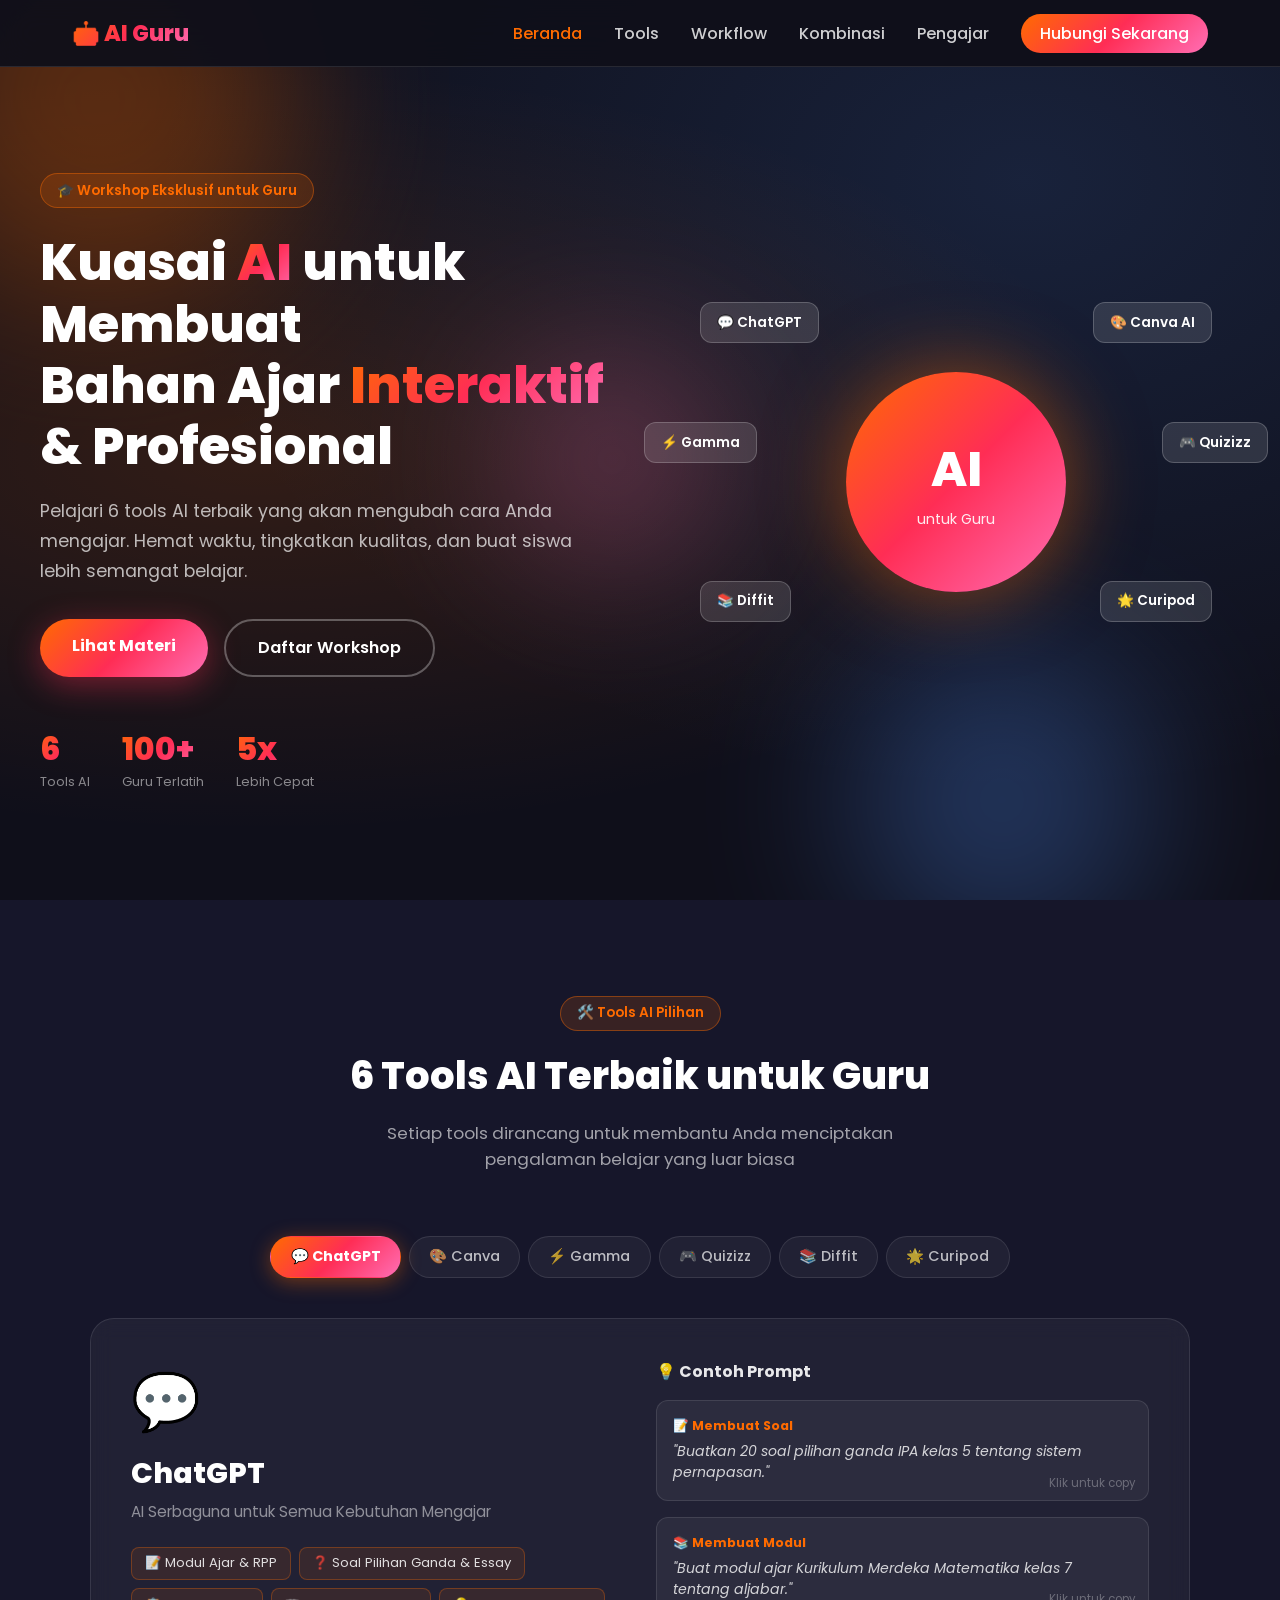
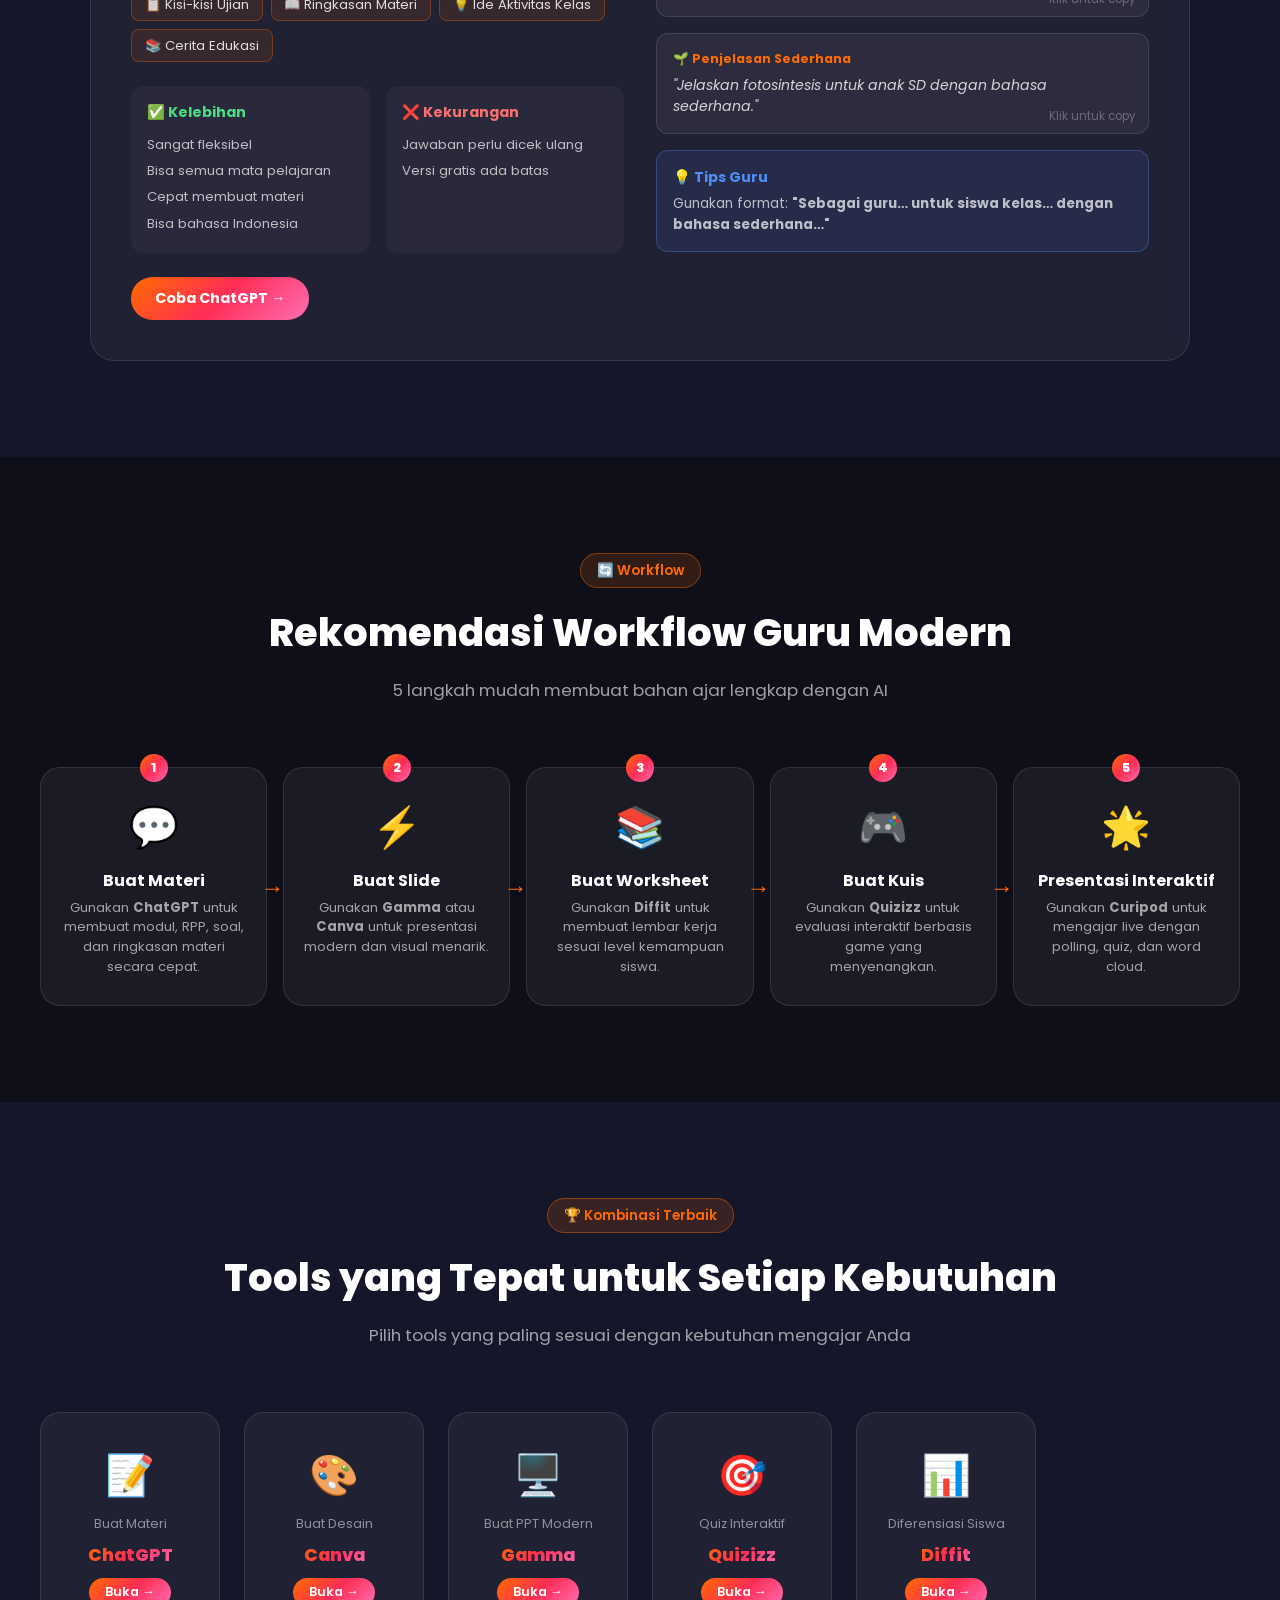
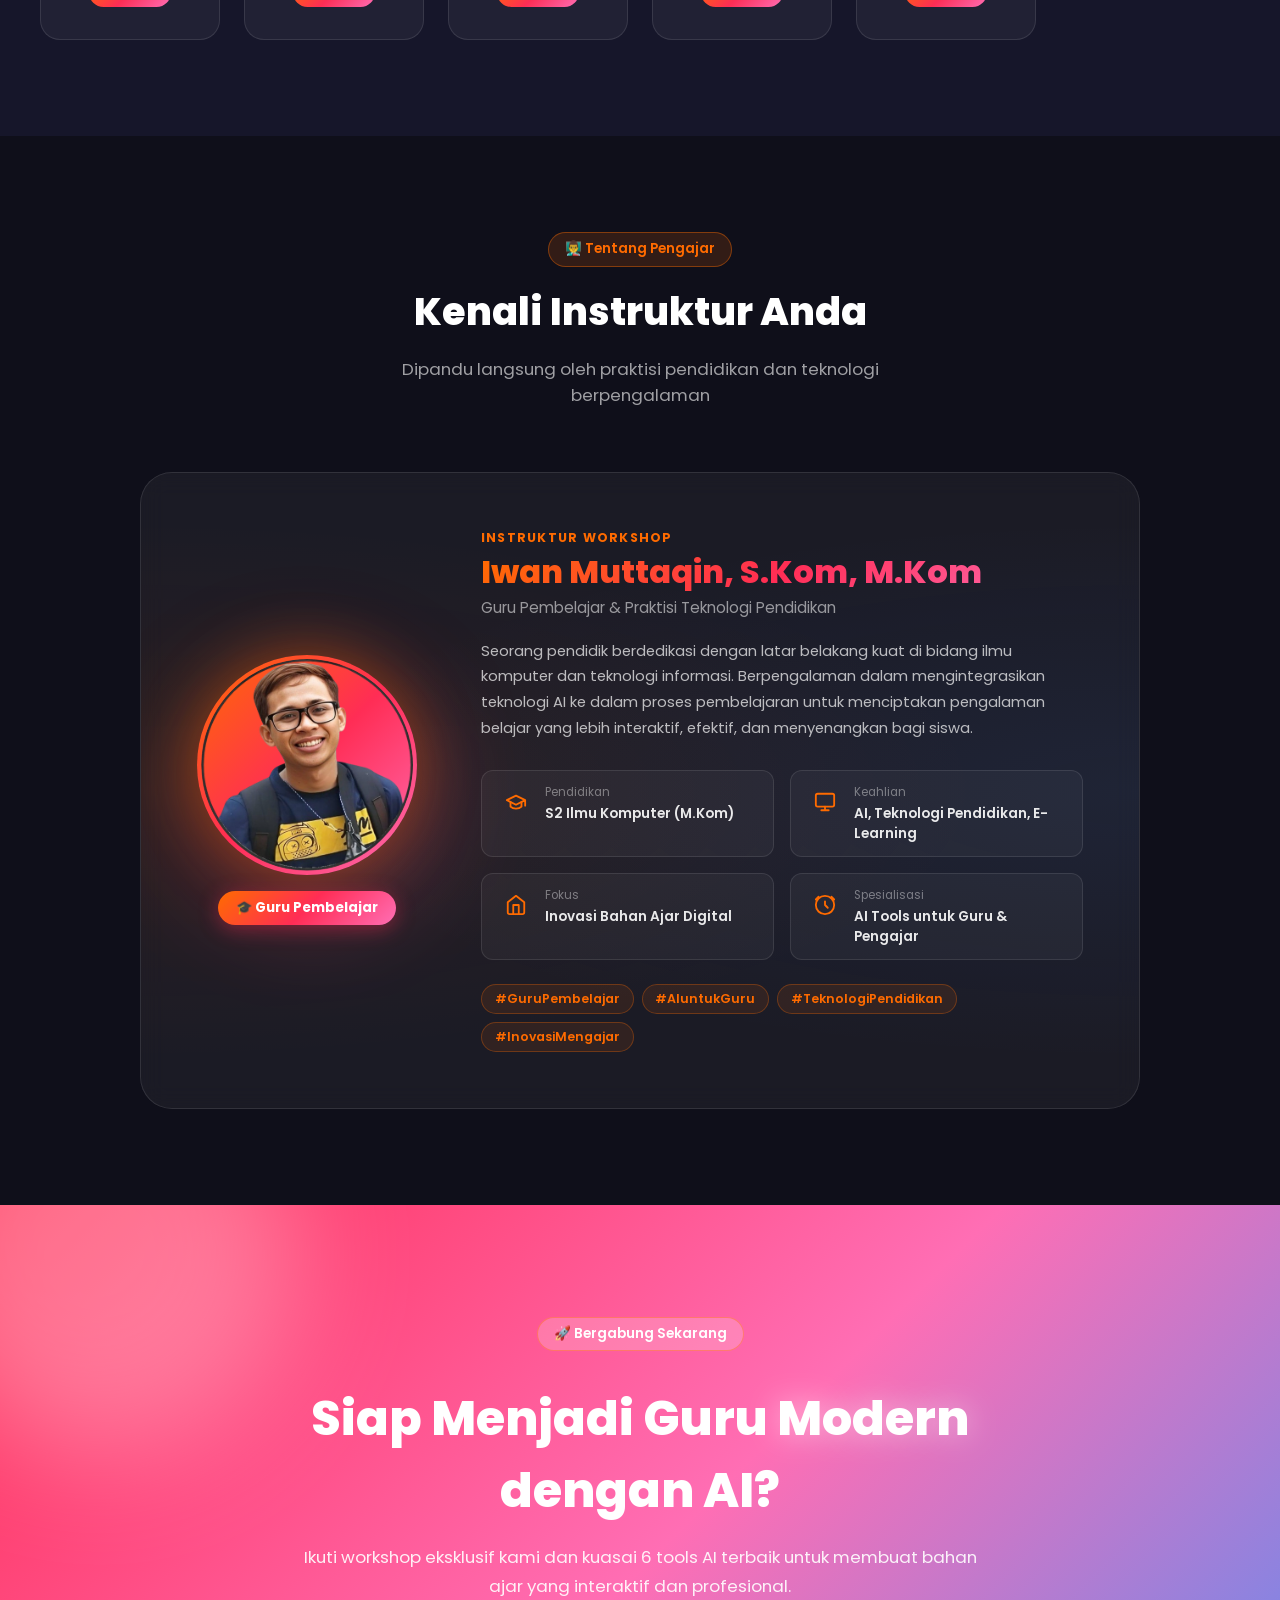
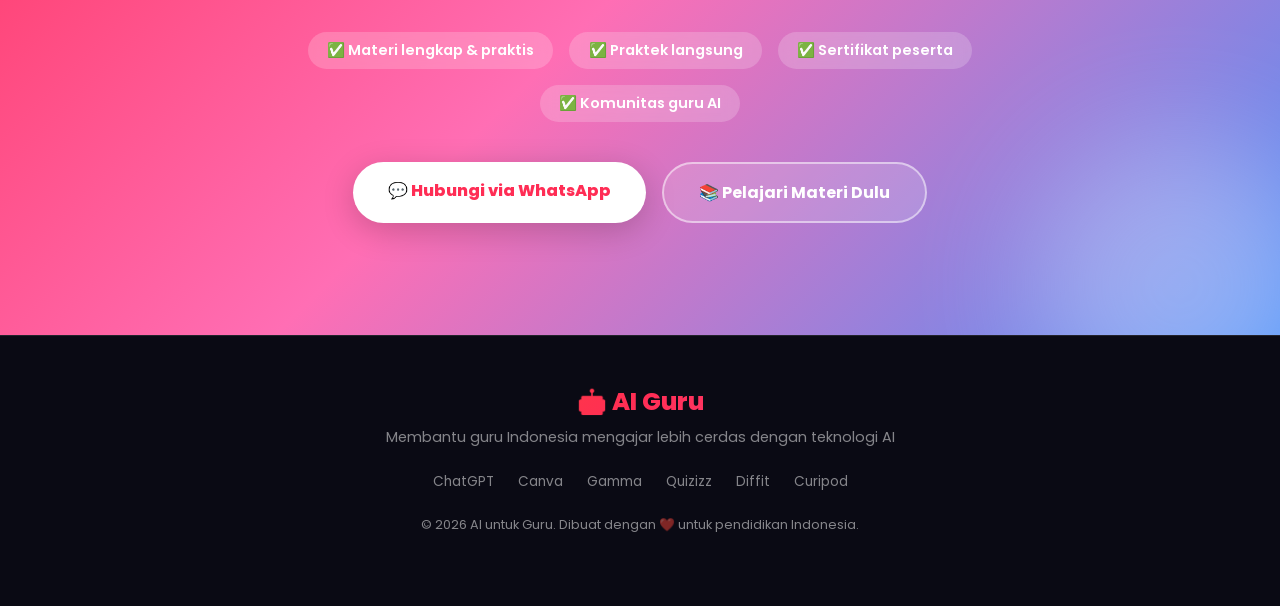
<file: binantara/index.html>
<!DOCTYPE html>
<html lang="id">
<head>
  <meta charset="UTF-8" />
  <meta name="viewport" content="width=device-width, initial-scale=1.0" />
  <title>AI untuk Guru – Bahan Ajar Interaktif & Profesional</title>
  <link href="https://fonts.googleapis.com/css2?family=Poppins:wght@300;400;600;700;800&display=swap" rel="stylesheet" />
  <link rel="stylesheet" href="style.css" />
  <style>
    /* Fallback font jika Google Fonts gagal load di hosting */
    body { font-family: 'Poppins', 'Segoe UI', Arial, sans-serif; }
  </style>
</head>
<body>

<!-- NAVBAR -->
<nav class="navbar" id="navbar">
  <div class="nav-container">
    <div class="nav-logo">🤖 <span>AI Guru</span></div>
    <ul class="nav-links">
      <li><a href="#hero">Beranda</a></li>
      <li><a href="#tools">Tools</a></li>
      <li><a href="#workflow">Workflow</a></li>
      <li><a href="#kombinasi">Kombinasi</a></li>
      <li><a href="#pengajar">Pengajar</a></li>
      <li><a href="#daftar" class="btn-nav">Hubungi Sekarang</a></li>
    </ul>
    <button class="hamburger" id="hamburger">&#9776;</button>
  </div>
</nav>

<!-- HERO -->
<section class="hero" id="hero">
  <div class="hero-bg-shapes">
    <div class="shape shape1"></div>
    <div class="shape shape2"></div>
    <div class="shape shape3"></div>
  </div>
  <div class="hero-inner-wrap">
  <div class="hero-content">
    <div class="hero-badge animate-fade-up">🎓 Workshop Eksklusif untuk Guru</div>
    <h1 class="animate-fade-up delay-1">Kuasai <span class="highlight">AI</span> untuk Membuat<br/>Bahan Ajar <span class="highlight">Interaktif</span> & Profesional</h1>
    <p class="animate-fade-up delay-2">Pelajari 6 tools AI terbaik yang akan mengubah cara Anda mengajar. Hemat waktu, tingkatkan kualitas, dan buat siswa lebih semangat belajar.</p>
    <div class="hero-cta animate-fade-up delay-3">
      <a href="#tools" class="btn-primary">Lihat Materi</a>
      <a href="#daftar" class="btn-secondary">Daftar Workshop</a>
    </div>
    <div class="hero-stats animate-fade-up delay-4">
      <div class="stat"><span class="stat-num">6</span><span class="stat-label">Tools AI</span></div>
      <div class="stat"><span class="stat-num">100+</span><span class="stat-label">Guru Terlatih</span></div>
      <div class="stat"><span class="stat-num">5x</span><span class="stat-label">Lebih Cepat</span></div>
    </div>
  </div>
  <div class="hero-visual animate-fade-right">
    <div class="floating-card card1">💬 ChatGPT</div>
    <div class="floating-card card2">🎨 Canva AI</div>
    <div class="floating-card card3">⚡ Gamma</div>
    <div class="floating-card card4">🎮 Quizizz</div>
    <div class="floating-card card5">📚 Diffit</div>
    <div class="floating-card card6">🌟 Curipod</div>
    <div class="hero-circle">
      <div class="circle-inner">
        <span>AI</span>
        <small>untuk Guru</small>
      </div>
    </div>
  </div>
  </div><!-- end hero-inner-wrap -->
</section>

<!-- TOOLS SECTION -->
<section class="tools-section" id="tools">
  <div class="section-header">
    <div class="section-badge">🛠️ Tools AI Pilihan</div>
    <h2>6 Tools AI Terbaik untuk Guru</h2>
    <p>Setiap tools dirancang untuk membantu Anda menciptakan pengalaman belajar yang luar biasa</p>
  </div>

  <!-- Tool Tabs -->
  <div class="tool-tabs">
    <button class="tab-btn active" data-tab="chatgpt">💬 ChatGPT</button>
    <button class="tab-btn" data-tab="canva">🎨 Canva</button>
    <button class="tab-btn" data-tab="gamma">⚡ Gamma</button>
    <button class="tab-btn" data-tab="quizizz">🎮 Quizizz</button>
    <button class="tab-btn" data-tab="diffit">📚 Diffit</button>
    <button class="tab-btn" data-tab="curipod">🌟 Curipod</button>
  </div>

  <!-- ChatGPT -->
  <div class="tool-panel active" id="tab-chatgpt">
    <div class="tool-card-detail">
      <div class="tool-info">
        <div class="tool-icon-big">💬</div>
        <h3>ChatGPT</h3>
        <p class="tool-tagline">AI Serbaguna untuk Semua Kebutuhan Mengajar</p>
        <div class="tool-features">
          <div class="feature-item">📝 Modul Ajar & RPP</div>
          <div class="feature-item">❓ Soal Pilihan Ganda & Essay</div>
          <div class="feature-item">📋 Kisi-kisi Ujian</div>
          <div class="feature-item">📖 Ringkasan Materi</div>
          <div class="feature-item">💡 Ide Aktivitas Kelas</div>
          <div class="feature-item">📚 Cerita Edukasi</div>
        </div>
        <div class="pros-cons">
          <div class="pros">
            <h4>✅ Kelebihan</h4>
            <ul><li>Sangat fleksibel</li><li>Bisa semua mata pelajaran</li><li>Cepat membuat materi</li><li>Bisa bahasa Indonesia</li></ul>
          </div>
          <div class="cons">
            <h4>❌ Kekurangan</h4>
            <ul><li>Jawaban perlu dicek ulang</li><li>Versi gratis ada batas</li></ul>
          </div>
        </div>
        <a href="https://chatgpt.com" target="_blank" class="btn-tool">Coba ChatGPT →</a>
      </div>
      <div class="tool-demo">
        <h4>💡 Contoh Prompt</h4>
        <div class="prompt-card">
          <div class="prompt-label">📝 Membuat Soal</div>
          <p>"Buatkan 20 soal pilihan ganda IPA kelas 5 tentang sistem pernapasan."</p>
          <span class="copy-hint">Klik untuk copy</span>
        </div>
        <div class="prompt-card">
          <div class="prompt-label">📚 Membuat Modul</div>
          <p>"Buat modul ajar Kurikulum Merdeka Matematika kelas 7 tentang aljabar."</p>
          <span class="copy-hint">Klik untuk copy</span>
        </div>
        <div class="prompt-card">
          <div class="prompt-label">🌱 Penjelasan Sederhana</div>
          <p>"Jelaskan fotosintesis untuk anak SD dengan bahasa sederhana."</p>
          <span class="copy-hint">Klik untuk copy</span>
        </div>
        <div class="tips-box">
          <h4>💡 Tips Guru</h4>
          <p>Gunakan format: <strong>"Sebagai guru… untuk siswa kelas… dengan bahasa sederhana…"</strong></p>
        </div>
      </div>
    </div>
  </div>

  <!-- Canva -->
  <div class="tool-panel" id="tab-canva">
    <div class="tool-card-detail">
      <div class="tool-info">
        <div class="tool-icon-big">🎨</div>
        <h3>Canva for Education</h3>
        <p class="tool-tagline">Platform Desain Visual untuk Pendidikan</p>
        <div class="tool-features">
          <div class="feature-item">🖥️ PPT Otomatis</div>
          <div class="feature-item">📢 Poster Sekolah</div>
          <div class="feature-item">🏆 Sertifikat</div>
          <div class="feature-item">📊 Infografis</div>
          <div class="feature-item">🎬 Video Pembelajaran</div>
          <div class="feature-item">📄 Worksheet</div>
        </div>
        <div class="ai-features">
          <h4>🤖 Fitur AI Unggulan</h4>
          <div class="ai-feature-grid">
            <div class="ai-feat">✨ Magic Design</div>
            <div class="ai-feat">✍️ Magic Write</div>
            <div class="ai-feat">🖼️ AI Presentation</div>
            <div class="ai-feat">🎨 Text to Image</div>
          </div>
        </div>
        <div class="pros-cons">
          <div class="pros"><h4>✅ Kelebihan</h4><ul><li>Sangat mudah digunakan</li><li>Banyak template pendidikan</li><li>Gratis untuk akun pendidikan</li></ul></div>
          <div class="cons"><h4>❌ Kekurangan</h4><ul><li>Butuh internet stabil</li><li>Beberapa elemen premium</li></ul></div>
        </div>
        <a href="https://www.canva.com/education/" target="_blank" class="btn-tool">Coba Canva →</a>
      </div>
      <div class="tool-demo">
        <h4>💡 Cara Penggunaan</h4>
        <div class="prompt-card">
          <div class="prompt-label">🖥️ Membuat PPT</div>
          <p>Ketik: <em>"Sistem Tata Surya kelas 6"</em> — Canva otomatis membuat presentasi lengkap!</p>
        </div>
        <div class="prompt-card">
          <div class="prompt-label">📢 Membuat Poster</div>
          <p>Pilih template → Edit teks → Download. Cocok untuk pengumuman, jadwal piket, poster lomba.</p>
        </div>
        <div class="tips-box">
          <h4>🎯 Sangat Cocok Untuk</h4>
          <p>Guru kreatif yang ingin membuat konten visual menarik tanpa skill desain khusus.</p>
        </div>
      </div>
    </div>
  </div>

  <!-- Gamma -->
  <div class="tool-panel" id="tab-gamma">
    <div class="tool-card-detail">
      <div class="tool-info">
        <div class="tool-icon-big">⚡</div>
        <h3>Gamma</h3>
        <p class="tool-tagline">AI Pembuat Presentasi Otomatis Modern</p>
        <div class="tool-features">
          <div class="feature-item">🎯 Slide Modern Otomatis</div>
          <div class="feature-item">🎨 Desain Profesional</div>
          <div class="feature-item">⚡ Dibuat dalam Hitungan Detik</div>
          <div class="feature-item">🖼️ Gambar AI Terintegrasi</div>
        </div>
        <div class="pros-cons">
          <div class="pros"><h4>✅ Kelebihan</h4><ul><li>Slide sangat modern</li><li>Otomatis desain profesional</li><li>Cepat sekali dibuat</li><li>Tidak perlu skill desain</li></ul></div>
          <div class="cons"><h4>❌ Kekurangan</h4><ul><li>Bahasa Indonesia kurang optimal</li><li>Versi gratis terbatas</li></ul></div>
        </div>
        <a href="https://gamma.app/" target="_blank" class="btn-tool">Coba Gamma →</a>
      </div>
      <div class="tool-demo">
        <h4>💡 Cara Kerja</h4>
        <div class="prompt-card">
          <div class="prompt-label">⚡ Satu Prompt, Satu Presentasi</div>
          <p>"Buat presentasi tentang energi terbarukan untuk siswa SMA."</p>
          <span class="copy-hint">Klik untuk copy</span>
        </div>
        <div class="result-box">
          <h4>🎁 Gamma Langsung Membuat:</h4>
          <div class="result-items">
            <span>📝 Isi Materi</span>
            <span>🖼️ Layout</span>
            <span>🎨 Gambar</span>
            <span>✨ Desain Slide</span>
          </div>
        </div>
        <div class="tips-box">
          <h4>🏆 Lebih Unggul dari PPT Biasa</h4>
          <p>Lebih modern, lebih interaktif, animasi lebih bagus — cocok untuk seminar guru & proposal sekolah.</p>
        </div>
      </div>
    </div>
  </div>

  <!-- Quizizz -->
  <div class="tool-panel" id="tab-quizizz">
    <div class="tool-card-detail">
      <div class="tool-info">
        <div class="tool-icon-big">🎮</div>
        <h3>Quizizz</h3>
        <p class="tool-tagline">Platform Kuis Interaktif Berbasis Game</p>
        <div class="tool-features">
          <div class="feature-item">🎯 Kuis Live</div>
          <div class="feature-item">📱 Homework Online</div>
          <div class="feature-item">🏆 Leaderboard Siswa</div>
          <div class="feature-item">🤖 AI Pembuat Soal</div>
          <div class="feature-item">📊 Laporan Nilai Otomatis</div>
        </div>
        <div class="pros-cons">
          <div class="pros"><h4>✅ Kelebihan</h4><ul><li>Siswa lebih semangat</li><li>Bisa dimainkan di HP</li><li>Otomatis koreksi nilai</li><li>Sangat mudah digunakan</li></ul></div>
          <div class="cons"><h4>❌ Kekurangan</h4><ul><li>Internet harus stabil</li><li>Fitur premium cukup banyak</li></ul></div>
        </div>
        <a href="https://quizizz.com" target="_blank" class="btn-tool">Coba Quizizz →</a>
      </div>
      <div class="tool-demo">
        <h4>💡 Cara Penggunaan</h4>
        <div class="prompt-card">
          <div class="prompt-label">🤖 AI Generate Soal</div>
          <p>"Soal sejarah kemerdekaan Indonesia kelas 8"</p>
          <span class="copy-hint">Klik untuk copy</span>
        </div>
        <div class="result-box">
          <h4>📋 Alur Ulangan Harian:</h4>
          <div class="steps">
            <div class="step">1️⃣ Guru buat kuis 20 soal</div>
            <div class="step">2️⃣ Siswa join pakai kode</div>
            <div class="step">3️⃣ Main & bersaing di leaderboard</div>
            <div class="step">4️⃣ Nilai otomatis tersimpan</div>
          </div>
        </div>
      </div>
    </div>
  </div>

  <!-- Diffit -->
  <div class="tool-panel" id="tab-diffit">
    <div class="tool-card-detail">
      <div class="tool-info">
        <div class="tool-icon-big">📚</div>
        <h3>Diffit</h3>
        <p class="tool-tagline">Diferensiasi Materi Sesuai Level Siswa</p>
        <div class="tool-features">
          <div class="feature-item">📖 Sederhanakan Bacaan</div>
          <div class="feature-item">❓ Soal Otomatis</div>
          <div class="feature-item">📄 Worksheet Instan</div>
          <div class="feature-item">📝 Ringkasan Cepat</div>
        </div>
        <div class="level-box">
          <h4>🎯 Satu Materi, 3 Level</h4>
          <div class="levels">
            <div class="level easy">😊 Mudah (SD)</div>
            <div class="level medium">🤔 Sedang (SMP)</div>
            <div class="level hard">🧠 Sulit (SMA)</div>
          </div>
        </div>
        <div class="pros-cons">
          <div class="pros"><h4>✅ Kelebihan</h4><ul><li>Diferensiasi pembelajaran</li><li>Cocok kelas inklusi</li></ul></div>
          <div class="cons"><h4>❌ Kekurangan</h4><ul><li>Bahasa Indonesia belum optimal</li><li>Kadang perlu edit manual</li></ul></div>
        </div>
        <a href="https://diffit.me" target="_blank" class="btn-tool">Coba Diffit →</a>
      </div>
      <div class="tool-demo">
        <h4>💡 Contoh Penggunaan</h4>
        <div class="prompt-card">
          <div class="prompt-label">📰 Input Artikel</div>
          <p>Masukkan artikel: <em>"Perubahan Iklim"</em></p>
        </div>
        <div class="result-box">
          <h4>🎁 Diffit Otomatis Membuat:</h4>
          <div class="result-items">
            <span>📖 Ringkasan SD</span>
            <span>📚 Ringkasan SMP</span>
            <span>❓ Soal Latihan</span>
            <span>📝 Vocabulary</span>
          </div>
        </div>
      </div>
    </div>
  </div>

  <!-- Curipod -->
  <div class="tool-panel" id="tab-curipod">
    <div class="tool-card-detail">
      <div class="tool-info">
        <div class="tool-icon-big">🌟</div>
        <h3>Curipod</h3>
        <p class="tool-tagline">AI Pembelajaran Interaktif untuk Kelas Aktif</p>
        <div class="tool-features">
          <div class="feature-item">🖥️ Presentasi Interaktif</div>
          <div class="feature-item">📊 Polling Live</div>
          <div class="feature-item">❓ Quiz Langsung</div>
          <div class="feature-item">☁️ Word Cloud</div>
          <div class="feature-item">🤖 Tanya Jawab AI</div>
          <div class="feature-item">🎉 Ice Breaking Kelas</div>
        </div>
        <div class="pros-cons">
          <div class="pros"><h4>✅ Kelebihan</h4><ul><li>Sangat interaktif</li><li>Siswa tidak cepat bosan</li><li>Bisa live di kelas</li></ul></div>
          <div class="cons"><h4>❌ Kekurangan</h4><ul><li>Internet wajib stabil</li><li>Fitur AI lanjutan terbatas</li></ul></div>
        </div>
        <a href="https://curipod.com" target="_blank" class="btn-tool">Coba Curipod →</a>
      </div>
      <div class="tool-demo">
        <h4>💡 Cara Kerja</h4>
        <div class="prompt-card">
          <div class="prompt-label">🌋 Satu Prompt, Kelas Aktif</div>
          <p>"Buat pelajaran tentang gunung berapi untuk kelas 5."</p>
          <span class="copy-hint">Klik untuk copy</span>
        </div>
        <div class="result-box">
          <h4>🎁 Curipod Langsung Membuat:</h4>
          <div class="result-items">
            <span>🖥️ Slide</span>
            <span>❓ Quiz</span>
            <span>📊 Polling</span>
            <span>🎯 Aktivitas Siswa</span>
          </div>
        </div>
        <div class="tips-box">
          <h4>🏫 Cocok Untuk</h4>
          <p>Guru modern, smart classroom, kelas hybrid, dan presentasi interaktif.</p>
        </div>
      </div>
    </div>
  </div>
</section>

<!-- WORKFLOW SECTION -->
<section class="workflow-section" id="workflow">
  <div class="section-header">
    <div class="section-badge">🔄 Workflow</div>
    <h2>Rekomendasi Workflow Guru Modern</h2>
    <p>5 langkah mudah membuat bahan ajar lengkap dengan AI</p>
  </div>
  <div class="workflow-steps">
    <div class="wf-step animate-on-scroll">
      <div class="wf-num">1</div>
      <div class="wf-icon">💬</div>
      <div class="wf-content">
        <h4>Buat Materi</h4>
        <p>Gunakan <strong>ChatGPT</strong> untuk membuat modul, RPP, soal, dan ringkasan materi secara cepat.</p>
      </div>
      <div class="wf-arrow">→</div>
    </div>
    <div class="wf-step animate-on-scroll">
      <div class="wf-num">2</div>
      <div class="wf-icon">⚡</div>
      <div class="wf-content">
        <h4>Buat Slide</h4>
        <p>Gunakan <strong>Gamma</strong> atau <strong>Canva</strong> untuk presentasi modern dan visual menarik.</p>
      </div>
      <div class="wf-arrow">→</div>
    </div>
    <div class="wf-step animate-on-scroll">
      <div class="wf-num">3</div>
      <div class="wf-icon">📚</div>
      <div class="wf-content">
        <h4>Buat Worksheet</h4>
        <p>Gunakan <strong>Diffit</strong> untuk membuat lembar kerja sesuai level kemampuan siswa.</p>
      </div>
      <div class="wf-arrow">→</div>
    </div>
    <div class="wf-step animate-on-scroll">
      <div class="wf-num">4</div>
      <div class="wf-icon">🎮</div>
      <div class="wf-content">
        <h4>Buat Kuis</h4>
        <p>Gunakan <strong>Quizizz</strong> untuk evaluasi interaktif berbasis game yang menyenangkan.</p>
      </div>
      <div class="wf-arrow">→</div>
    </div>
    <div class="wf-step animate-on-scroll">
      <div class="wf-num">5</div>
      <div class="wf-icon">🌟</div>
      <div class="wf-content">
        <h4>Presentasi Interaktif</h4>
        <p>Gunakan <strong>Curipod</strong> untuk mengajar live dengan polling, quiz, dan word cloud.</p>
      </div>
    </div>
  </div>
</section>

<!-- KOMBINASI SECTION -->
<section class="kombinasi-section" id="kombinasi">
  <div class="section-header">
    <div class="section-badge">🏆 Kombinasi Terbaik</div>
    <h2>Tools yang Tepat untuk Setiap Kebutuhan</h2>
    <p>Pilih tools yang paling sesuai dengan kebutuhan mengajar Anda</p>
  </div>
  <div class="kombinasi-grid">
    <div class="kom-card animate-on-scroll">
      <div class="kom-icon">📝</div>
      <div class="kom-need">Buat Materi</div>
      <div class="kom-tool">ChatGPT</div>
      <a href="https://chatgpt.com" target="_blank" class="kom-link">Buka →</a>
    </div>
    <div class="kom-card animate-on-scroll">
      <div class="kom-icon">🎨</div>
      <div class="kom-need">Buat Desain</div>
      <div class="kom-tool">Canva</div>
      <a href="https://www.canva.com/education/" target="_blank" class="kom-link">Buka →</a>
    </div>
    <div class="kom-card animate-on-scroll">
      <div class="kom-icon">🖥️</div>
      <div class="kom-need">Buat PPT Modern</div>
      <div class="kom-tool">Gamma</div>
      <a href="https://gamma.app/" target="_blank" class="kom-link">Buka →</a>
    </div>
    <div class="kom-card animate-on-scroll">
      <div class="kom-icon">🎯</div>
      <div class="kom-need">Quiz Interaktif</div>
      <div class="kom-tool">Quizizz</div>
      <a href="https://quizizz.com" target="_blank" class="kom-link">Buka →</a>
    </div>
    <div class="kom-card animate-on-scroll">
      <div class="kom-icon">📊</div>
      <div class="kom-need">Diferensiasi Siswa</div>
      <div class="kom-tool">Diffit</div>
      <a href="https://diffit.me" target="_blank" class="kom-link">Buka →</a>
    </div>
    <div class="kom-card animate-on-scroll">
      <div class="kom-icon">⚡</div>
      <div class="kom-need">Kelas Aktif</div>
      <div class="kom-tool">Curipod</div>
      <a href="https://curipod.com" target="_blank" class="kom-link">Buka →</a>
    </div>
  </div>
</section>

<!-- PENGAJAR SECTION -->
<section class="pengajar-section" id="pengajar">
  <div class="section-header">
    <div class="section-badge">&#128104;&#8205;&#127979; Tentang Pengajar</div>
    <h2>Kenali Instruktur Anda</h2>
    <p>Dipandu langsung oleh praktisi pendidikan dan teknologi berpengalaman</p>
  </div>
  <div class="pengajar-card animate-on-scroll">
    <div class="pengajar-photo-wrap">
      <div class="pengajar-photo">
        <img src="iwancilibur.png" alt="Iwan Muttaqin, S.Kom, M.Kom" onerror="this.style.display='none';this.nextElementSibling.style.display='flex'" />
        <div class="pengajar-avatar-fallback">IM</div>
      </div>
      <div class="pengajar-badge-float">&#127891; Guru Pembelajar</div>
      <div class="pengajar-glow"></div>
    </div>
    <div class="pengajar-info">
      <div class="pengajar-label">Instruktur Workshop</div>
      <h3 class="pengajar-name">Iwan Muttaqin, S.Kom, M.Kom</h3>
      <p class="pengajar-title">Guru Pembelajar &amp; Praktisi Teknologi Pendidikan</p>
      <p class="pengajar-desc">
        Seorang pendidik berdedikasi dengan latar belakang kuat di bidang ilmu komputer dan teknologi informasi.
        Berpengalaman dalam mengintegrasikan teknologi AI ke dalam proses pembelajaran untuk menciptakan
        pengalaman belajar yang lebih interaktif, efektif, dan menyenangkan bagi siswa.
      </p>
      <div class="pengajar-highlights">
        <div class="ph-item">
          <span class="ph-icon">
            <svg viewBox="0 0 24 24" fill="none" stroke="currentColor" stroke-width="2" stroke-linecap="round" stroke-linejoin="round"><path d="M22 10v6M2 10l10-5 10 5-10 5z"/><path d="M6 12v5c3 3 9 3 12 0v-5"/></svg>
          </span>
          <div>
            <div class="ph-label">Pendidikan</div>
            <div class="ph-value">S2 Ilmu Komputer (M.Kom)</div>
          </div>
        </div>
        <div class="ph-item">
          <span class="ph-icon">
            <svg viewBox="0 0 24 24" fill="none" stroke="currentColor" stroke-width="2" stroke-linecap="round" stroke-linejoin="round"><rect x="2" y="3" width="20" height="14" rx="2"/><path d="M8 21h8M12 17v4"/></svg>
          </span>
          <div>
            <div class="ph-label">Keahlian</div>
            <div class="ph-value">AI, Teknologi Pendidikan, E-Learning</div>
          </div>
        </div>
        <div class="ph-item">
          <span class="ph-icon">
            <svg viewBox="0 0 24 24" fill="none" stroke="currentColor" stroke-width="2" stroke-linecap="round" stroke-linejoin="round"><path d="M3 9l9-7 9 7v11a2 2 0 0 1-2 2H5a2 2 0 0 1-2-2z"/><polyline points="9 22 9 12 15 12 15 22"/></svg>
          </span>
          <div>
            <div class="ph-label">Fokus</div>
            <div class="ph-value">Inovasi Bahan Ajar Digital</div>
          </div>
        </div>
        <div class="ph-item">
          <span class="ph-icon">
            <svg viewBox="0 0 24 24" fill="none" stroke="currentColor" stroke-width="2" stroke-linecap="round" stroke-linejoin="round"><circle cx="12" cy="12" r="10"/><path d="M12 8v4l3 3"/><path d="M5 3 2 6"/><path d="M19 3l3 3"/></svg>
          </span>
          <div>
            <div class="ph-label">Spesialisasi</div>
            <div class="ph-value">AI Tools untuk Guru &amp; Pengajar</div>
          </div>
        </div>
      </div>
      <div class="pengajar-tags">
        <span>#GuruPembelajar</span>
        <span>#AIuntukGuru</span>
        <span>#TeknologiPendidikan</span>
        <span>#InovasiMengajar</span>
      </div>
    </div>
  </div>
</section>

<!-- CTA / DAFTAR SECTION -->
<section class="cta-section" id="daftar">
  <div class="cta-shapes">
    <div class="cta-shape s1"></div>
    <div class="cta-shape s2"></div>
  </div>
  <div class="cta-content">
    <div class="section-badge" style="background:rgba(255,255,255,0.2);color:#fff;">🚀 Bergabung Sekarang</div>
    <h2>Siap Menjadi Guru <span class="highlight-white">Modern</span> dengan AI?</h2>
    <p>Ikuti workshop eksklusif kami dan kuasai 6 tools AI terbaik untuk membuat bahan ajar yang interaktif dan profesional.</p>
    <div class="cta-benefits">
      <div class="benefit">✅ Materi lengkap & praktis</div>
      <div class="benefit">✅ Praktek langsung</div>
      <div class="benefit">✅ Sertifikat peserta</div>
      <div class="benefit">✅ Komunitas guru AI</div>
    </div>
    <div class="cta-buttons">
      <a href="https://wa.me/628988541995" target="_blank" class="btn-cta-primary">💬 Hubungi via WhatsApp</a>
      <a href="#tools" class="btn-cta-secondary">📚 Pelajari Materi Dulu</a>
    </div>
  </div>
</section>

<!-- FOOTER -->
<footer class="footer">
  <div class="footer-content">
    <div class="footer-logo">🤖 AI Guru</div>
    <p>Membantu guru Indonesia mengajar lebih cerdas dengan teknologi AI</p>
    <div class="footer-links">
      <a href="https://chatgpt.com" target="_blank">ChatGPT</a>
      <a href="https://www.canva.com/education/" target="_blank">Canva</a>
      <a href="https://gamma.app/" target="_blank">Gamma</a>
      <a href="https://quizizz.com" target="_blank">Quizizz</a>
      <a href="https://diffit.me" target="_blank">Diffit</a>
      <a href="https://curipod.com" target="_blank">Curipod</a>
    </div>
    <p class="footer-copy">© 2026 AI untuk Guru. Dibuat dengan ❤️ untuk pendidikan Indonesia.</p>
  </div>
</footer>

<!-- Toast Notification -->
<div class="toast" id="toast">✅ Prompt berhasil dicopy!</div>

<!-- BOTTOM NAVIGATION (Mobile Only) -->
<nav class="bottom-nav" id="bottomNav">
  <a href="#hero" class="bottom-nav-item active" data-section="hero">
    <span class="bottom-nav-icon">🏠</span>
    <span class="bottom-nav-label">Beranda</span>
  </a>
  <a href="#tools" class="bottom-nav-item" data-section="tools">
    <span class="bottom-nav-icon">🛠️</span>
    <span class="bottom-nav-label">Tools</span>
  </a>
  <a href="#workflow" class="bottom-nav-item" data-section="workflow">
    <span class="bottom-nav-icon">🔄</span>
    <span class="bottom-nav-label">Workflow</span>
  </a>
  <a href="#pengajar" class="bottom-nav-item" data-section="pengajar">
    <span class="bottom-nav-icon">👨‍🏫</span>
    <span class="bottom-nav-label">Pengajar</span>
  </a>
  <a href="#daftar" class="bottom-nav-item" data-section="daftar">
    <span class="bottom-nav-icon">🚀</span>
    <span class="bottom-nav-label">Daftar</span>
  </a>
</nav>

<script src="script.js"></script>
</body>
</html>
</file>
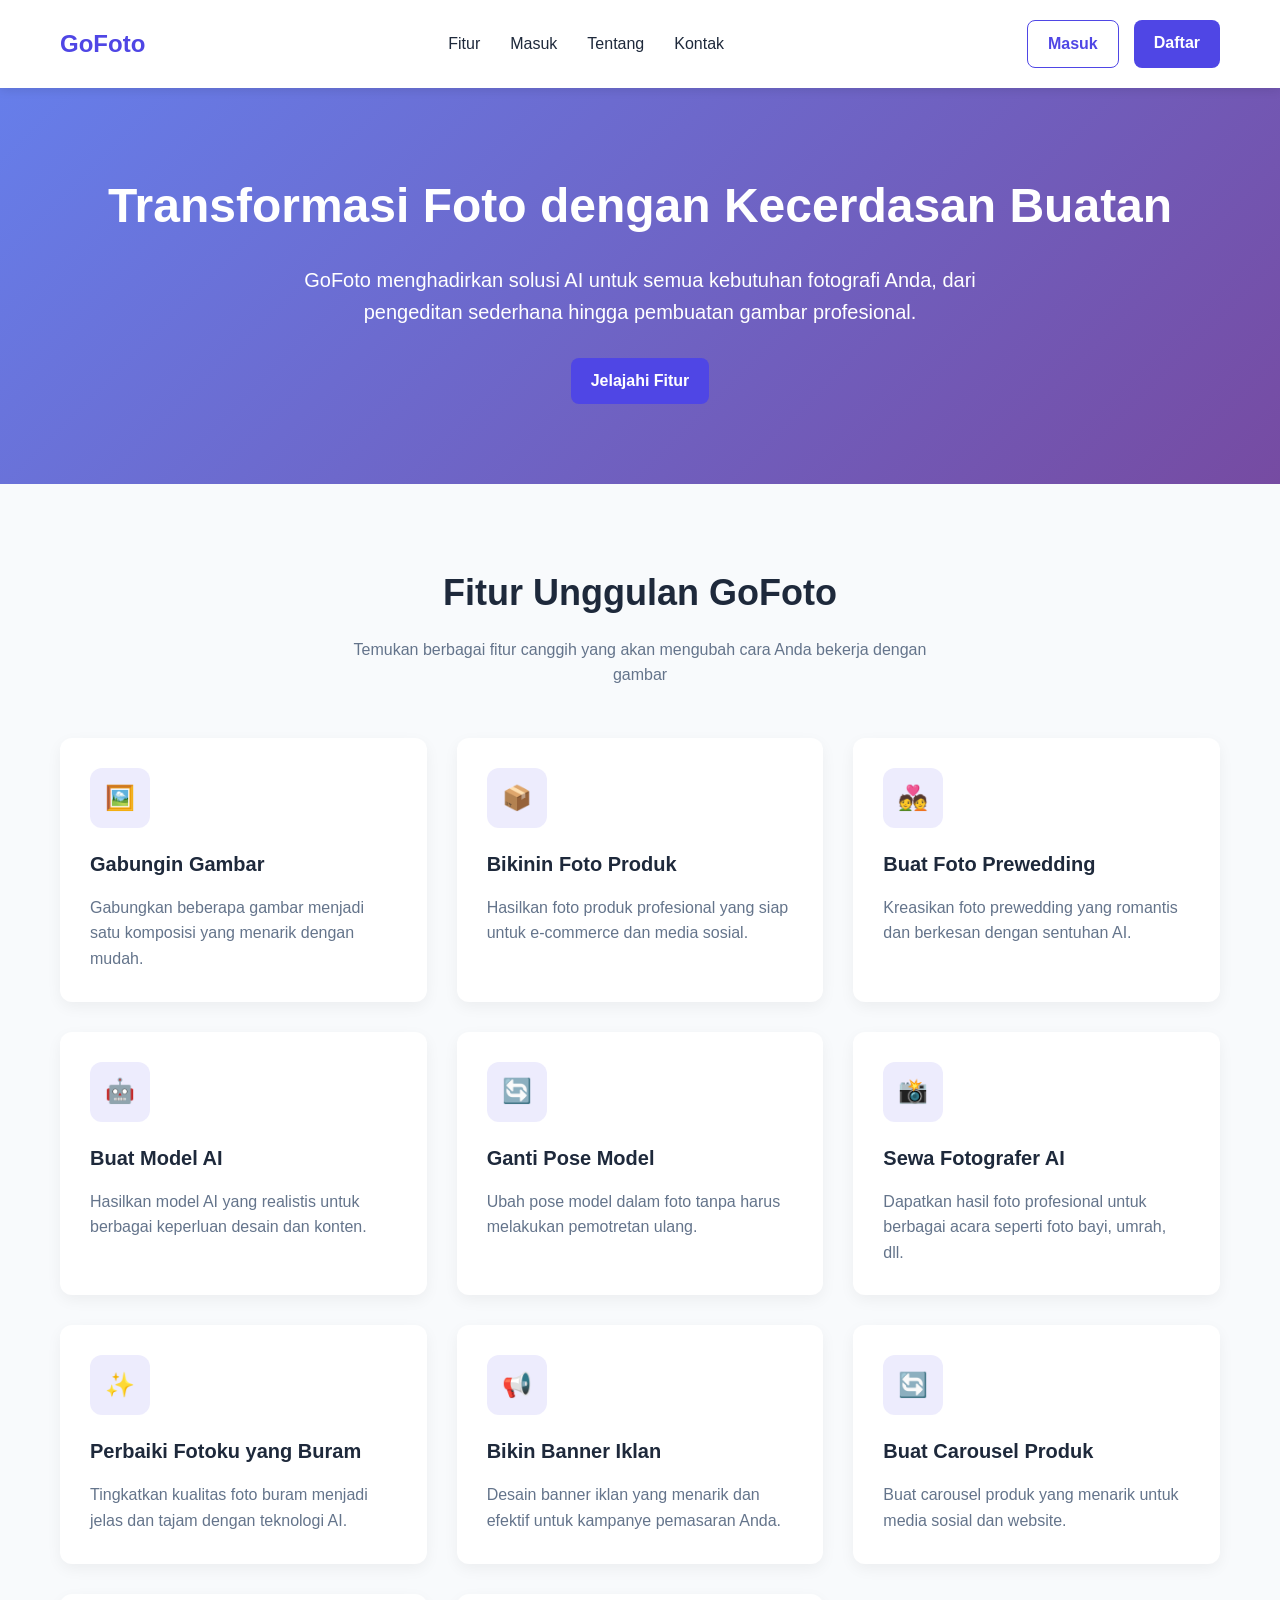
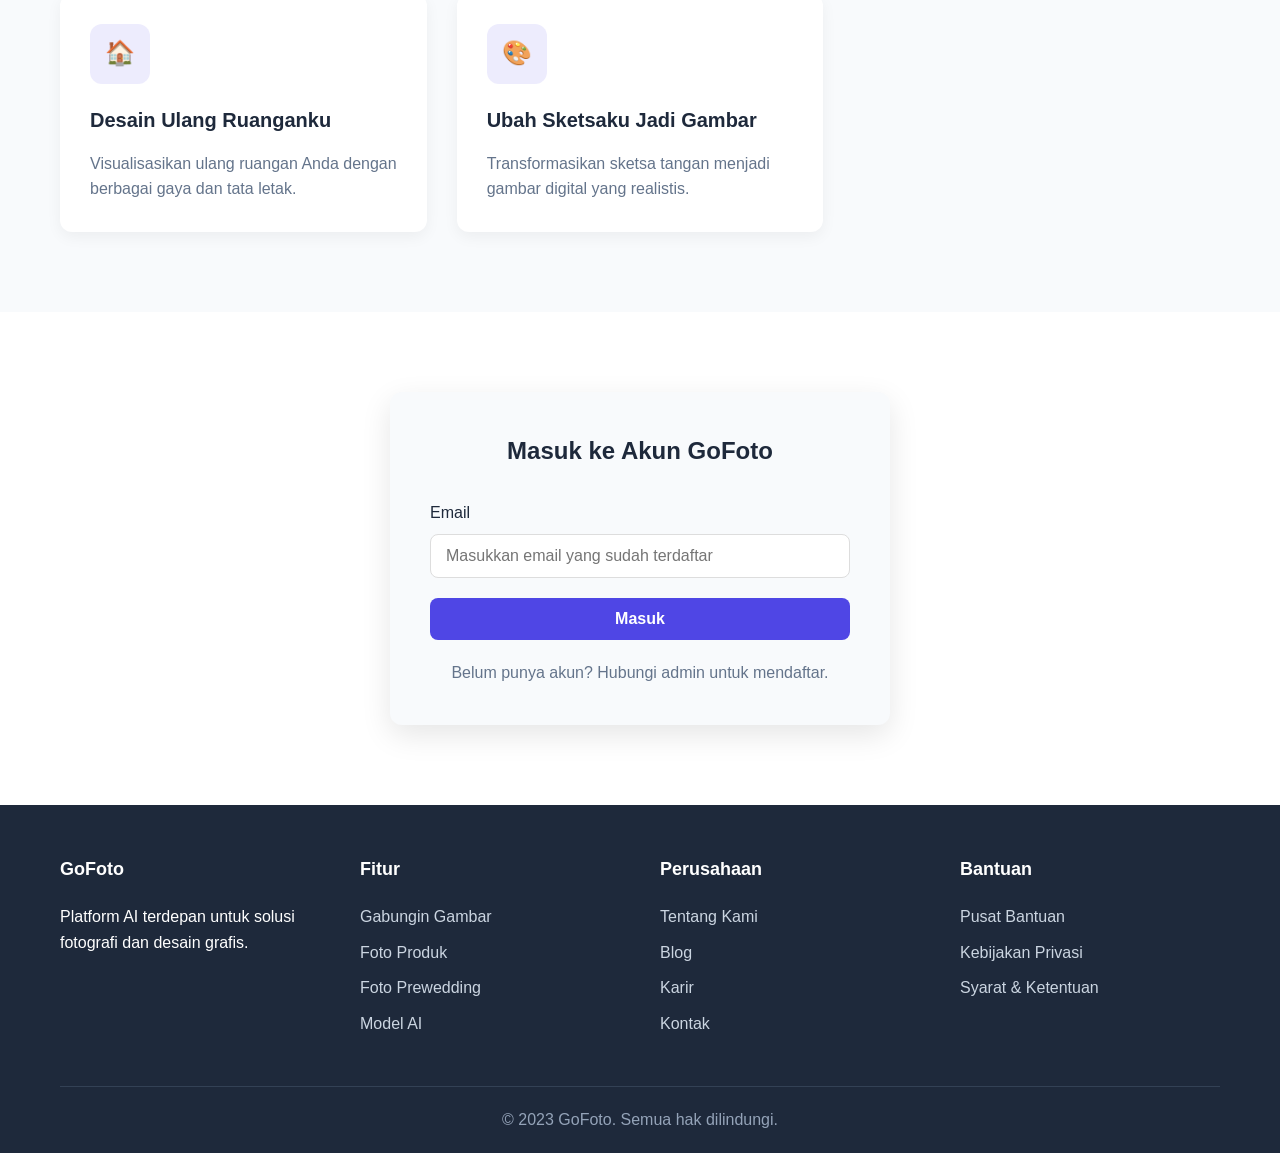
<file: GoFoto/index.html>
<!DOCTYPE html>
<html lang="id">
<head>
    <meta charset="UTF-8">
    <meta name="viewport" content="width=device-width, initial-scale=1.0">
    <title>GoFoto - Platform AI untuk Kebutuhan Fotografi Anda</title>
    <style>
        :root {
            --primary: #4f46e5;
            --primary-dark: #4338ca;
            --secondary: #f97316;
            --light: #f8fafc;
            --dark: #1e293b;
            --gray: #64748b;
        }
        
        * {
            margin: 0;
            padding: 0;
            box-sizing: border-box;
            font-family: 'Segoe UI', Tahoma, Geneva, Verdana, sans-serif;
        }
        
        body {
            background-color: var(--light);
            color: var(--dark);
            line-height: 1.6;
        }
        
        .container {
            width: 100%;
            max-width: 1200px;
            margin: 0 auto;
            padding: 0 20px;
        }
        
        /* Header Styles */
        header {
            background-color: white;
            box-shadow: 0 2px 10px rgba(0, 0, 0, 0.1);
            position: sticky;
            top: 0;
            z-index: 100;
        }
        
        .navbar {
            display: flex;
            justify-content: space-between;
            align-items: center;
            padding: 20px 0;
        }
        
        .logo {
            font-size: 24px;
            font-weight: 700;
            color: var(--primary);
            text-decoration: none;
        }
        
        .nav-links {
            display: flex;
            gap: 30px;
        }
        
        .nav-links a {
            text-decoration: none;
            color: var(--dark);
            font-weight: 500;
            transition: color 0.3s;
        }
        
        .nav-links a:hover {
            color: var(--primary);
        }
        
        .auth-buttons {
            display: flex;
            gap: 15px;
        }
        
        .btn {
            padding: 10px 20px;
            border-radius: 8px;
            font-weight: 600;
            cursor: pointer;
            transition: all 0.3s;
            border: none;
            text-decoration: none;
            display: inline-block;
            text-align: center;
        }
        
        .btn-primary {
            background-color: var(--primary);
            color: white;
        }
        
        .btn-primary:hover {
            background-color: var(--primary-dark);
        }
        
        .btn-outline {
            background-color: transparent;
            color: var(--primary);
            border: 1px solid var(--primary);
        }
        
        .btn-outline:hover {
            background-color: var(--primary);
            color: white;
        }
        
        /* Hero Section */
        .hero {
            padding: 80px 0;
            background: linear-gradient(135deg, #667eea 0%, #764ba2 100%);
            color: white;
            text-align: center;
        }
        
        .hero h1 {
            font-size: 48px;
            margin-bottom: 20px;
        }
        
        .hero p {
            font-size: 20px;
            max-width: 700px;
            margin: 0 auto 30px;
        }
        
        /* Features Section */
        .features {
            padding: 80px 0;
        }
        
        .section-title {
            text-align: center;
            margin-bottom: 50px;
        }
        
        .section-title h2 {
            font-size: 36px;
            color: var(--dark);
            margin-bottom: 15px;
        }
        
        .section-title p {
            color: var(--gray);
            max-width: 600px;
            margin: 0 auto;
        }
        
        .features-grid {
            display: grid;
            grid-template-columns: repeat(auto-fill, minmax(300px, 1fr));
            gap: 30px;
        }
        
        .feature-card {
            background-color: white;
            border-radius: 12px;
            padding: 30px;
            box-shadow: 0 5px 15px rgba(0, 0, 0, 0.05);
            transition: transform 0.3s, box-shadow 0.3s;
        }
        
        .feature-card:hover {
            transform: translateY(-5px);
            box-shadow: 0 10px 25px rgba(0, 0, 0, 0.1);
        }
        
        .feature-icon {
            width: 60px;
            height: 60px;
            background-color: rgba(79, 70, 229, 0.1);
            border-radius: 12px;
            display: flex;
            align-items: center;
            justify-content: center;
            margin-bottom: 20px;
            color: var(--primary);
            font-size: 24px;
        }
        
        .feature-card h3 {
            font-size: 20px;
            margin-bottom: 15px;
        }
        
        .feature-card p {
            color: var(--gray);
        }
        
        /* Login Form */
        .login-section {
            padding: 80px 0;
            background-color: white;
        }
        
        .login-container {
            max-width: 500px;
            margin: 0 auto;
            background-color: var(--light);
            padding: 40px;
            border-radius: 12px;
            box-shadow: 0 10px 30px rgba(0, 0, 0, 0.1);
        }
        
        .login-container h2 {
            text-align: center;
            margin-bottom: 30px;
            color: var(--dark);
        }
        
        .form-group {
            margin-bottom: 20px;
        }
        
        .form-group label {
            display: block;
            margin-bottom: 8px;
            font-weight: 500;
            color: var(--dark);
        }
        
        .form-control {
            width: 100%;
            padding: 12px 15px;
            border: 1px solid #ddd;
            border-radius: 8px;
            font-size: 16px;
            transition: border-color 0.3s;
        }
        
        .form-control:focus {
            border-color: var(--primary);
            outline: none;
        }
        
        .btn-block {
            width: 100%;
            padding: 12px;
            font-size: 16px;
        }
        
        .form-footer {
            text-align: center;
            margin-top: 20px;
            color: var(--gray);
        }
        
        /* Footer */
        footer {
            background-color: var(--dark);
            color: white;
            padding: 50px 0 20px;
        }
        
        .footer-content {
            display: grid;
            grid-template-columns: repeat(auto-fit, minmax(200px, 1fr));
            gap: 40px;
            margin-bottom: 40px;
        }
        
        .footer-column h3 {
            font-size: 18px;
            margin-bottom: 20px;
            color: white;
        }
        
        .footer-links {
            list-style: none;
        }
        
        .footer-links li {
            margin-bottom: 10px;
        }
        
        .footer-links a {
            color: #cbd5e1;
            text-decoration: none;
            transition: color 0.3s;
        }
        
        .footer-links a:hover {
            color: white;
        }
        
        .copyright {
            text-align: center;
            padding-top: 20px;
            border-top: 1px solid #334155;
            color: #94a3b8;
        }
        
        /* Modal */
        .modal {
            display: none;
            position: fixed;
            top: 0;
            left: 0;
            width: 100%;
            height: 100%;
            background-color: rgba(0, 0, 0, 0.5);
            z-index: 1000;
            align-items: center;
            justify-content: center;
        }
        
        .modal-content {
            background-color: white;
            padding: 30px;
            border-radius: 12px;
            max-width: 500px;
            width: 90%;
            text-align: center;
        }
        
        .modal h2 {
            margin-bottom: 15px;
            color: var(--dark);
        }
        
        .modal p {
            margin-bottom: 20px;
            color: var(--gray);
        }
        
        /* Responsive */
        @media (max-width: 768px) {
            .nav-links {
                display: none;
            }
            
            .hero h1 {
                font-size: 36px;
            }
            
            .hero p {
                font-size: 18px;
            }
            
            .features-grid {
                grid-template-columns: 1fr;
            }
        }
    </style>
</head>
<body>
    <!-- Header -->
    <header>
        <div class="container">
            <nav class="navbar">
                <a href="#" class="logo">GoFoto</a>
                <div class="nav-links">
                    <a href="#features">Fitur</a>
                    <a href="#login">Masuk</a>
                    <a href="#about">Tentang</a>
                    <a href="#contact">Kontak</a>
                </div>
                <div class="auth-buttons">
                    <a href="#" class="btn btn-outline" id="loginBtn">Masuk</a>
                    <a href="#" class="btn btn-primary" id="registerBtn">Daftar</a>
                </div>
            </nav>
        </div>
    </header>

    <!-- Hero Section -->
    <section class="hero">
        <div class="container">
            <h1>Transformasi Foto dengan Kecerdasan Buatan</h1>
            <p>GoFoto menghadirkan solusi AI untuk semua kebutuhan fotografi Anda, dari pengeditan sederhana hingga pembuatan gambar profesional.</p>
            <a href="#features" class="btn btn-primary">Jelajahi Fitur</a>
        </div>
    </section>

    <!-- Features Section -->
    <section class="features" id="features">
        <div class="container">
            <div class="section-title">
                <h2>Fitur Unggulan GoFoto</h2>
                <p>Temukan berbagai fitur canggih yang akan mengubah cara Anda bekerja dengan gambar</p>
            </div>
            <div class="features-grid">
                <div class="feature-card">
                    <div class="feature-icon">🖼️</div>
                    <h3>Gabungin Gambar</h3>
                    <p>Gabungkan beberapa gambar menjadi satu komposisi yang menarik dengan mudah.</p>
                </div>
                <div class="feature-card">
                    <div class="feature-icon">📦</div>
                    <h3>Bikinin Foto Produk</h3>
                    <p>Hasilkan foto produk profesional yang siap untuk e-commerce dan media sosial.</p>
                </div>
                <div class="feature-card">
                    <div class="feature-icon">💑</div>
                    <h3>Buat Foto Prewedding</h3>
                    <p>Kreasikan foto prewedding yang romantis dan berkesan dengan sentuhan AI.</p>
                </div>
                <div class="feature-card">
                    <div class="feature-icon">🤖</div>
                    <h3>Buat Model AI</h3>
                    <p>Hasilkan model AI yang realistis untuk berbagai keperluan desain dan konten.</p>
                </div>
                <div class="feature-card">
                    <div class="feature-icon">🔄</div>
                    <h3>Ganti Pose Model</h3>
                    <p>Ubah pose model dalam foto tanpa harus melakukan pemotretan ulang.</p>
                </div>
                <div class="feature-card">
                    <div class="feature-icon">📸</div>
                    <h3>Sewa Fotografer AI</h3>
                    <p>Dapatkan hasil foto profesional untuk berbagai acara seperti foto bayi, umrah, dll.</p>
                </div>
                <div class="feature-card">
                    <div class="feature-icon">✨</div>
                    <h3>Perbaiki Fotoku yang Buram</h3>
                    <p>Tingkatkan kualitas foto buram menjadi jelas dan tajam dengan teknologi AI.</p>
                </div>
                <div class="feature-card">
                    <div class="feature-icon">📢</div>
                    <h3>Bikin Banner Iklan</h3>
                    <p>Desain banner iklan yang menarik dan efektif untuk kampanye pemasaran Anda.</p>
                </div>
                <div class="feature-card">
                    <div class="feature-icon">🔄</div>
                    <h3>Buat Carousel Produk</h3>
                    <p>Buat carousel produk yang menarik untuk media sosial dan website.</p>
                </div>
                <div class="feature-card">
                    <div class="feature-icon">🏠</div>
                    <h3>Desain Ulang Ruanganku</h3>
                    <p>Visualisasikan ulang ruangan Anda dengan berbagai gaya dan tata letak.</p>
                </div>
                <div class="feature-card">
                    <div class="feature-icon">🎨</div>
                    <h3>Ubah Sketsaku Jadi Gambar</h3>
                    <p>Transformasikan sketsa tangan menjadi gambar digital yang realistis.</p>
                </div>
            </div>
        </div>
    </section>

    <!-- Login Section -->
    <section class="login-section" id="login">
        <div class="container">
            <div class="login-container">
                <h2>Masuk ke Akun GoFoto</h2>
                <form id="loginForm">
                    <div class="form-group">
                        <label for="email">Email</label>
                        <input type="email" id="email" class="form-control" placeholder="Masukkan email yang sudah terdaftar" required>
                    </div>
                    <button type="submit" class="btn btn-primary btn-block">Masuk</button>
                </form>
                <div class="form-footer">
                    <p>Belum punya akun? Hubungi admin untuk mendaftar.</p>
                </div>
            </div>
        </div>
    </section>

    <!-- Footer -->
    <footer>
        <div class="container">
            <div class="footer-content">
                <div class="footer-column">
                    <h3>GoFoto</h3>
                    <p>Platform AI terdepan untuk solusi fotografi dan desain grafis.</p>
                </div>
                <div class="footer-column">
                    <h3>Fitur</h3>
                    <ul class="footer-links">
                        <li><a href="#">Gabungin Gambar</a></li>
                        <li><a href="#">Foto Produk</a></li>
                        <li><a href="#">Foto Prewedding</a></li>
                        <li><a href="#">Model AI</a></li>
                    </ul>
                </div>
                <div class="footer-column">
                    <h3>Perusahaan</h3>
                    <ul class="footer-links">
                        <li><a href="#">Tentang Kami</a></li>
                        <li><a href="#">Blog</a></li>
                        <li><a href="#">Karir</a></li>
                        <li><a href="#">Kontak</a></li>
                    </ul>
                </div>
                <div class="footer-column">
                    <h3>Bantuan</h3>
                    <ul class="footer-links">
                        <li><a href="#">Pusat Bantuan</a></li>
                        <li><a href="#">Kebijakan Privasi</a></li>
                        <li><a href="#">Syarat & Ketentuan</a></li>
                    </ul>
                </div>
            </div>
            <div class="copyright">
                <p>&copy; 2023 GoFoto. Semua hak dilindungi.</p>
            </div>
        </div>
    </footer>

    <!-- Modal -->
    <div class="modal" id="passwordModal">
        <div class="modal-content">
            <h2>Akses Halaman Pendaftaran</h2>
            <p>Masukkan kata sandi untuk mengakses halaman pendaftaran:</p>
            <div class="form-group">
                <input type="password" id="passwordInput" class="form-control" placeholder="Masukkan kata sandi">
            </div>
            <button id="submitPassword" class="btn btn-primary">Masuk</button>
            <button id="closeModal" class="btn btn-outline" style="margin-left: 10px;">Batal</button>
        </div>
    </div>

    <script>
        // Simpan data pengguna di localStorage
        if (!localStorage.getItem('users')) {
            localStorage.setItem('users', JSON.stringify([]));
        }

        // Modal untuk halaman pendaftaran
        const registerBtn = document.getElementById('registerBtn');
        const passwordModal = document.getElementById('passwordModal');
        const submitPassword = document.getElementById('submitPassword');
        const closeModal = document.getElementById('closeModal');
        const passwordInput = document.getElementById('passwordInput');

        registerBtn.addEventListener('click', function(e) {
            e.preventDefault();
            passwordModal.style.display = 'flex';
        });

        closeModal.addEventListener('click', function() {
            passwordModal.style.display = 'none';
            passwordInput.value = '';
        });

        submitPassword.addEventListener('click', function() {
            if (passwordInput.value === 'iwancilibur') {
                window.location.href = 'register.html';
            } else {
                alert('Kata sandi salah!');
                passwordInput.value = '';
            }
        });

        // Form login
        const loginForm = document.getElementById('loginForm');
        
        loginForm.addEventListener('submit', function(e) {
            e.preventDefault();
            const email = document.getElementById('email').value;
            const users = JSON.parse(localStorage.getItem('users'));
            
            // Cek apakah email terdaftar
            const userExists = users.some(user => user.email === email);
            
            if (userExists) {
                alert('Login berhasil! Mengarahkan ke dashboard...');
                // Di sini biasanya akan diarahkan ke dashboard
                // window.location.href = 'dashboard.html';
            } else {
                alert('Email tidak terdaftar. Hubungi admin untuk mendaftar.');
            }
        });

        // Smooth scrolling untuk anchor links
        document.querySelectorAll('a[href^="#"]').forEach(anchor => {
            anchor.addEventListener('click', function (e) {
                e.preventDefault();
                
                const targetId = this.getAttribute('href');
                if (targetId === '#') return;
                
                const targetElement = document.querySelector(targetId);
                if (targetElement) {
                    window.scrollTo({
                        top: targetElement.offsetTop - 80,
                        behavior: 'smooth'
                    });
                }
            });
        });
    </script>
</body>
</html>
</file>
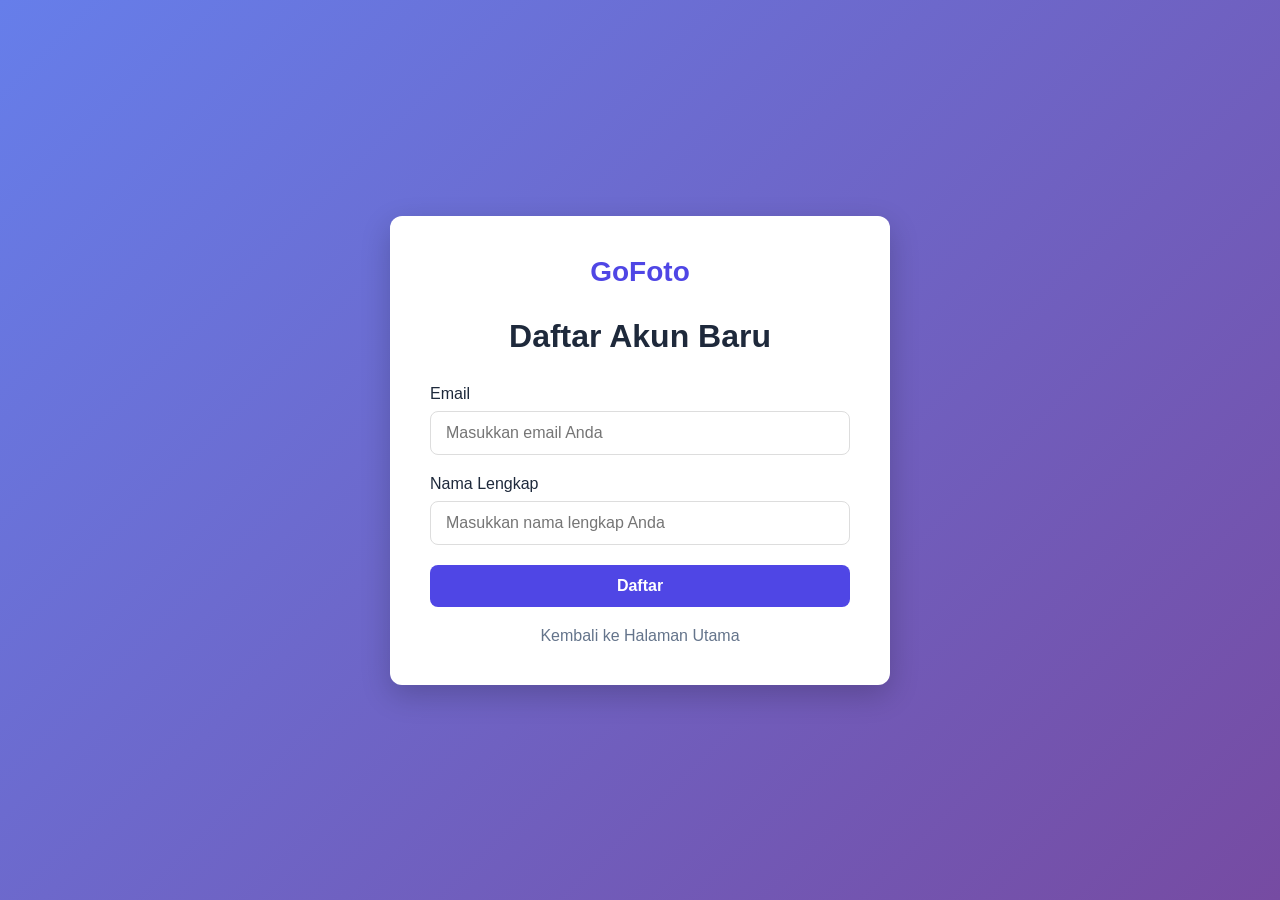
<file: GoFoto/register.html>
<!DOCTYPE html>
<html lang="id">
<head>
    <meta charset="UTF-8">
    <meta name="viewport" content="width=device-width, initial-scale=1.0">
    <title>Daftar - GoFoto</title>
    <style>
        * {
            margin: 0;
            padding: 0;
            box-sizing: border-box;
            font-family: 'Segoe UI', Tahoma, Geneva, Verdana, sans-serif;
        }
        
        body {
            background: linear-gradient(135deg, #667eea 0%, #764ba2 100%);
            min-height: 100vh;
            display: flex;
            align-items: center;
            justify-content: center;
            padding: 20px;
        }
        
        .register-container {
            background-color: white;
            padding: 40px;
            border-radius: 12px;
            box-shadow: 0 10px 30px rgba(0, 0, 0, 0.2);
            max-width: 500px;
            width: 100%;
        }
        
        .logo {
            text-align: center;
            font-size: 28px;
            font-weight: 700;
            color: #4f46e5;
            margin-bottom: 30px;
        }
        
        h1 {
            text-align: center;
            margin-bottom: 30px;
            color: #1e293b;
        }
        
        .form-group {
            margin-bottom: 20px;
        }
        
        .form-group label {
            display: block;
            margin-bottom: 8px;
            font-weight: 500;
            color: #1e293b;
        }
        
        .form-control {
            width: 100%;
            padding: 12px 15px;
            border: 1px solid #ddd;
            border-radius: 8px;
            font-size: 16px;
            transition: border-color 0.3s;
        }
        
        .form-control:focus {
            border-color: #4f46e5;
            outline: none;
        }
        
        .btn {
            padding: 12px 20px;
            border-radius: 8px;
            font-weight: 600;
            cursor: pointer;
            transition: all 0.3s;
            border: none;
            text-decoration: none;
            display: inline-block;
            text-align: center;
            width: 100%;
            font-size: 16px;
        }
        
        .btn-primary {
            background-color: #4f46e5;
            color: white;
        }
        
        .btn-primary:hover {
            background-color: #4338ca;
        }
        
        .back-link {
            text-align: center;
            margin-top: 20px;
        }
        
        .back-link a {
            color: #64748b;
            text-decoration: none;
        }
        
        .back-link a:hover {
            color: #4f46e5;
        }
        
        .message {
            padding: 10px;
            border-radius: 8px;
            margin-bottom: 20px;
            text-align: center;
            display: none;
        }
        
        .success {
            background-color: #d1fae5;
            color: #065f46;
        }
        
        .error {
            background-color: #fee2e2;
            color: #991b1b;
        }
    </style>
</head>
<body>
    <div class="register-container">
        <div class="logo">GoFoto</div>
        <h1>Daftar Akun Baru</h1>
        
        <div id="message" class="message"></div>
        
        <form id="registerForm">
            <div class="form-group">
                <label for="email">Email</label>
                <input type="email" id="email" class="form-control" placeholder="Masukkan email Anda" required>
            </div>
            <div class="form-group">
                <label for="name">Nama Lengkap</label>
                <input type="text" id="name" class="form-control" placeholder="Masukkan nama lengkap Anda" required>
            </div>
            <button type="submit" class="btn btn-primary">Daftar</button>
        </form>
        
        <div class="back-link">
            <a href="index.html">Kembali ke Halaman Utama</a>
        </div>
    </div>

    <script>
        const registerForm = document.getElementById('registerForm');
        const messageDiv = document.getElementById('message');
        
        registerForm.addEventListener('submit', function(e) {
            e.preventDefault();
            
            const email = document.getElementById('email').value;
            const name = document.getElementById('name').value;
            
            // Ambil data pengguna dari localStorage
            let users = JSON.parse(localStorage.getItem('users')) || [];
            
            // Cek apakah email sudah terdaftar
            const emailExists = users.some(user => user.email === email);
            
            if (emailExists) {
                showMessage('Email sudah terdaftar!', 'error');
                return;
            }
            
            // Tambahkan pengguna baru
            const newUser = {
                email: email,
                name: name,
                registeredAt: new Date().toISOString()
            };
            
            users.push(newUser);
            localStorage.setItem('users', JSON.stringify(users));
            
            showMessage('Pendaftaran berhasil! Anda sekarang dapat masuk menggunakan email ini.', 'success');
            registerForm.reset();
        });
        
        function showMessage(text, type) {
            messageDiv.textContent = text;
            messageDiv.className = `message ${type}`;
            messageDiv.style.display = 'block';
            
            setTimeout(() => {
                messageDiv.style.display = 'none';
            }, 5000);
        }
    </script>
</body>
</html>
</file>
<file: binantara/style.css>
/* ===== RESET & BASE ===== */
*, *::before, *::after { box-sizing: border-box; margin: 0; padding: 0; }
html { scroll-behavior: smooth; }
body { font-family: 'Poppins', sans-serif; background: #0f0f1a; color: #fff; overflow-x: hidden; }

/* ===== VARIABLES ===== */
:root {
  --orange: #ff6b00;
  --red: #ff2d55;
  --pink: #ff6eb4;
  --blue: #4f8ef7;
  --grad1: linear-gradient(135deg, #ff6b00, #ff2d55, #ff6eb4);
  --grad2: linear-gradient(135deg, #ff2d55, #ff6eb4, #4f8ef7);
  --grad3: linear-gradient(135deg, #ff6b00, #ff6eb4, #4f8ef7);
  --dark: #0f0f1a;
  --dark2: #16162a;
  --card-bg: rgba(255,255,255,0.05);
  --border: rgba(255,255,255,0.1);
}

/* ===== NAVBAR ===== */
.navbar {
  position: fixed; top: 0; width: 100%; z-index: 1000;
  background: rgba(15,15,26,0.95);
  -webkit-backdrop-filter: blur(16px);
  backdrop-filter: blur(16px);
  border-bottom: 1px solid var(--border);
  transition: all 0.3s;
}
.navbar.scrolled { background: rgba(15,15,26,0.98); }
.nav-container {
  max-width: 1200px; margin: 0 auto;
  display: flex; align-items: center; justify-content: space-between;
  padding: 1rem 2rem;
}
.nav-logo { font-size: 1.4rem; font-weight: 800; color: var(--orange); background: var(--grad1); -webkit-background-clip: text; background-clip: text; -webkit-text-fill-color: transparent; }
.nav-links { display: flex; gap: 2rem; list-style: none; }
.nav-links a { color: rgba(255,255,255,0.8); text-decoration: none; font-weight: 500; transition: color 0.3s; }
.nav-links a:hover { color: #fff; }
.btn-nav {
  background: var(--grad1); color: #fff !important; padding: 0.5rem 1.2rem;
  border-radius: 50px; font-weight: 600; transition: transform 0.2s, box-shadow 0.2s !important;
}
.btn-nav:hover { transform: translateY(-2px); box-shadow: 0 8px 24px rgba(255,107,0,0.4); }
.hamburger { display: none; background: none; border: none; color: #fff; font-size: 1.5rem; cursor: pointer; }

/* ===== HERO ===== */
.hero {
  min-height: 100vh; display: flex; align-items: center;
  padding: 8rem 2rem 4rem;
  background: radial-gradient(ellipse at 20% 50%, rgba(255,107,0,0.15) 0%, transparent 60%),
              radial-gradient(ellipse at 80% 20%, rgba(79,142,247,0.15) 0%, transparent 60%),
              var(--dark);
  position: relative; overflow: hidden; gap: 4rem;
}
.hero > * { position: relative; z-index: 2; }
.hero-inner-wrap {
  max-width: 1200px; margin: 0 auto; width: 100%;
  display: flex; align-items: center; gap: 4rem;
}
.hero-bg-shapes { position: absolute; inset: 0; pointer-events: none; }
.shape {
  position: absolute; border-radius: 50%;
  filter: blur(80px); opacity: 0.3; animation: float 8s ease-in-out infinite;
}
.shape1 { width: 400px; height: 400px; background: var(--orange); top: -100px; left: -100px; animation-delay: 0s; }
.shape2 { width: 300px; height: 300px; background: var(--blue); bottom: -50px; right: 10%; animation-delay: 3s; }
.shape3 { width: 200px; height: 200px; background: var(--pink); top: 40%; left: 40%; animation-delay: 5s; }

.hero-content { flex: 1; max-width: 600px; position: relative; z-index: 2; }
.hero-badge {
  display: inline-block; background: rgba(255,107,0,0.15); border: 1px solid rgba(255,107,0,0.4);
  color: var(--orange); padding: 0.4rem 1rem; border-radius: 50px; font-size: 0.85rem; font-weight: 600; margin-bottom: 1.5rem;
}
.hero-content h1 { font-size: clamp(2rem, 4vw, 3.2rem); font-weight: 800; line-height: 1.2; margin-bottom: 1.2rem; }
.highlight { color: var(--orange); background: var(--grad1); -webkit-background-clip: text; background-clip: text; -webkit-text-fill-color: transparent; }
.hero-content p { font-size: 1.1rem; color: rgba(255,255,255,0.7); line-height: 1.7; margin-bottom: 2rem; }
.hero-cta { display: flex; gap: 1rem; flex-wrap: wrap; margin-bottom: 3rem; }
.btn-primary {
  background: var(--grad1); color: #fff; padding: 0.9rem 2rem; border-radius: 50px;
  text-decoration: none; font-weight: 700; font-size: 1rem;
  transition: transform 0.2s, box-shadow 0.2s;
  box-shadow: 0 8px 32px rgba(255,45,85,0.4);
}
.btn-primary:hover { transform: translateY(-3px); box-shadow: 0 12px 40px rgba(255,45,85,0.5); }
.btn-secondary {
  background: transparent; color: #fff; padding: 0.9rem 2rem; border-radius: 50px;
  text-decoration: none; font-weight: 600; border: 2px solid rgba(255,255,255,0.3);
  transition: all 0.2s;
}
.btn-secondary:hover { border-color: var(--pink); color: var(--pink); }
.hero-stats { display: flex; gap: 2rem; }
.stat { display: flex; flex-direction: column; }
.stat-num { font-size: 2rem; font-weight: 800; color: var(--orange); background: var(--grad1); -webkit-background-clip: text; background-clip: text; -webkit-text-fill-color: transparent; }
.stat-label { font-size: 0.8rem; color: rgba(255,255,255,0.5); }

/* Hero Visual */
.hero-visual {
  flex: 1; position: relative; min-height: 400px; display: flex;
  align-items: center; justify-content: center; z-index: 2;
}
.hero-circle {
  width: 220px; height: 220px; border-radius: 50%;
  background: var(--grad1); display: flex; align-items: center; justify-content: center;
  box-shadow: 0 0 80px rgba(255,107,0,0.5);
  animation: pulse-glow 3s ease-in-out infinite;
}
.circle-inner { text-align: center; }
.circle-inner span { display: block; font-size: 3rem; font-weight: 800; }
.circle-inner small { font-size: 0.9rem; opacity: 0.9; }
.floating-card {
  position: absolute; background: rgba(255,255,255,0.12);
  -webkit-backdrop-filter: blur(10px);
  backdrop-filter: blur(10px);
  border: 1px solid rgba(255,255,255,0.2); border-radius: 12px;
  padding: 0.6rem 1rem; font-size: 0.85rem; font-weight: 600;
  white-space: nowrap; animation: float-card 4s ease-in-out infinite;
}
.card1 { top: 5%; left: 5%; animation-delay: 0s; }
.card2 { top: 5%; right: 5%; animation-delay: 0.5s; }
.card3 { top: 35%; left: -5%; animation-delay: 1s; }
.card4 { top: 35%; right: -5%; animation-delay: 1.5s; }
.card5 { bottom: 15%; left: 5%; animation-delay: 2s; }
.card6 { bottom: 15%; right: 5%; animation-delay: 2.5s; }

/* ===== SECTION COMMON ===== */
section { padding: 6rem 2rem; }
.section-header { text-align: center; margin-bottom: 4rem; }
.section-badge {
  display: inline-block; background: rgba(255,107,0,0.15); border: 1px solid rgba(255,107,0,0.4);
  color: var(--orange); padding: 0.4rem 1rem; border-radius: 50px;
  font-size: 0.85rem; font-weight: 600; margin-bottom: 1rem;
}
.section-header h2 { font-size: clamp(1.8rem, 3vw, 2.8rem); font-weight: 800; margin-bottom: 1rem; }
.section-header p { color: rgba(255,255,255,0.6); font-size: 1.05rem; max-width: 600px; margin: 0 auto; }

/* ===== TOOLS SECTION ===== */
.tools-section { background: var(--dark2); }
.tool-tabs {
  display: flex; gap: 0.5rem; flex-wrap: wrap; justify-content: center;
  margin-bottom: 2.5rem;
}
.tab-btn {
  background: var(--card-bg); border: 1px solid var(--border); color: rgba(255,255,255,0.7);
  padding: 0.6rem 1.2rem; border-radius: 50px; cursor: pointer; font-family: 'Poppins', sans-serif;
  font-size: 0.9rem; font-weight: 500; transition: all 0.3s;
}
.tab-btn:hover { border-color: var(--orange); color: #fff; }
.tab-btn.active { background: var(--grad1); border-color: transparent; color: #fff; font-weight: 700; box-shadow: 0 4px 20px rgba(255,107,0,0.4); }

.tool-panel { display: none; max-width: 1100px; margin: 0 auto; }
.tool-panel.active { display: block; animation: fadeIn 0.4s ease; }

.tool-card-detail {
  display: grid; grid-template-columns: 1fr 1fr; gap: 2rem;
  background: var(--card-bg); border: 1px solid var(--border);
  border-radius: 24px; padding: 2.5rem;
  -webkit-backdrop-filter: blur(10px);
  backdrop-filter: blur(10px);
}
.tool-icon-big { font-size: 3.5rem; margin-bottom: 0.5rem; }
.tool-info h3 { font-size: 1.8rem; font-weight: 800; margin-bottom: 0.3rem; }
.tool-tagline { color: rgba(255,255,255,0.5); margin-bottom: 1.5rem; font-size: 0.95rem; }
.tool-features { display: flex; flex-wrap: wrap; gap: 0.5rem; margin-bottom: 1.5rem; }
.feature-item {
  background: rgba(255,107,0,0.1); border: 1px solid rgba(255,107,0,0.3);
  color: rgba(255,255,255,0.85); padding: 0.35rem 0.8rem; border-radius: 8px; font-size: 0.82rem;
}
.pros-cons { display: grid; grid-template-columns: 1fr 1fr; gap: 1rem; margin-bottom: 1.5rem; }
.pros, .cons { background: rgba(255,255,255,0.03); border-radius: 12px; padding: 1rem; }
.pros h4 { color: #4ade80; margin-bottom: 0.5rem; font-size: 0.9rem; }
.cons h4 { color: #f87171; margin-bottom: 0.5rem; font-size: 0.9rem; }
.pros ul, .cons ul { list-style: none; }
.pros ul li, .cons ul li { font-size: 0.82rem; color: rgba(255,255,255,0.7); padding: 0.2rem 0; }
.btn-tool {
  display: inline-block; background: var(--grad1); color: #fff;
  padding: 0.7rem 1.5rem; border-radius: 50px; text-decoration: none;
  font-weight: 700; font-size: 0.9rem; transition: transform 0.2s, box-shadow 0.2s;
}
.btn-tool:hover { transform: translateY(-2px); box-shadow: 0 8px 24px rgba(255,45,85,0.4); }

/* Tool Demo Panel */
.tool-demo h4 { font-size: 1rem; font-weight: 700; margin-bottom: 1rem; color: rgba(255,255,255,0.9); }
.prompt-card {
  background: rgba(255,255,255,0.05); border: 1px solid rgba(255,255,255,0.1);
  border-radius: 12px; padding: 1rem; margin-bottom: 1rem; cursor: pointer;
  transition: all 0.3s; position: relative;
}
.prompt-card:hover { border-color: var(--orange); background: rgba(255,107,0,0.08); }
.prompt-label { font-size: 0.78rem; font-weight: 700; color: var(--orange); margin-bottom: 0.4rem; }
.prompt-card p { font-size: 0.88rem; color: rgba(255,255,255,0.8); font-style: italic; line-height: 1.5; }
.copy-hint { font-size: 0.72rem; color: rgba(255,255,255,0.3); position: absolute; bottom: 0.5rem; right: 0.8rem; }
.tips-box {
  background: rgba(79,142,247,0.1); border: 1px solid rgba(79,142,247,0.3);
  border-radius: 12px; padding: 1rem; margin-top: 1rem;
}
.tips-box h4 { color: var(--blue); font-size: 0.9rem; margin-bottom: 0.4rem; }
.tips-box p { font-size: 0.85rem; color: rgba(255,255,255,0.7); line-height: 1.5; }
.result-box {
  background: rgba(255,110,180,0.08); border: 1px solid rgba(255,110,180,0.25);
  border-radius: 12px; padding: 1rem; margin-bottom: 1rem;
}
.result-box h4 { color: var(--pink); font-size: 0.9rem; margin-bottom: 0.7rem; }
.result-items { display: flex; flex-wrap: wrap; gap: 0.5rem; }
.result-items span {
  background: rgba(255,110,180,0.15); border: 1px solid rgba(255,110,180,0.3);
  padding: 0.3rem 0.7rem; border-radius: 8px; font-size: 0.8rem;
}
.ai-features { margin-bottom: 1.5rem; }
.ai-features h4 { font-size: 0.9rem; margin-bottom: 0.7rem; color: rgba(255,255,255,0.8); }
.ai-feature-grid { display: grid; grid-template-columns: 1fr 1fr; gap: 0.5rem; }
.ai-feat {
  background: rgba(79,142,247,0.1); border: 1px solid rgba(79,142,247,0.3);
  padding: 0.4rem 0.7rem; border-radius: 8px; font-size: 0.82rem; text-align: center;
}
.level-box { margin-bottom: 1.5rem; }
.level-box h4 { font-size: 0.9rem; margin-bottom: 0.7rem; }
.levels { display: flex; gap: 0.5rem; }
.level { padding: 0.4rem 0.8rem; border-radius: 8px; font-size: 0.82rem; font-weight: 600; }
.easy { background: rgba(74,222,128,0.15); border: 1px solid rgba(74,222,128,0.3); color: #4ade80; }
.medium { background: rgba(251,191,36,0.15); border: 1px solid rgba(251,191,36,0.3); color: #fbbf24; }
.hard { background: rgba(248,113,113,0.15); border: 1px solid rgba(248,113,113,0.3); color: #f87171; }
.steps { display: flex; flex-direction: column; gap: 0.5rem; }
.step {
  background: rgba(255,255,255,0.05); border-radius: 8px;
  padding: 0.5rem 0.8rem; font-size: 0.85rem;
}

/* ===== WORKFLOW SECTION ===== */
.workflow-section { background: var(--dark); }
.workflow-steps {
  display: flex; flex-wrap: wrap; gap: 1rem;
  max-width: 1100px; margin: 0 auto; align-items: stretch;
}
.wf-step {
  flex: 1; min-width: 180px;
  background: var(--card-bg); border: 1px solid var(--border);
  border-radius: 20px; padding: 1.8rem 1.2rem; text-align: center;
  position: relative; transition: transform 0.3s, box-shadow 0.3s;
  display: flex; flex-direction: column; align-items: center; gap: 0.7rem;
}
.wf-step:hover { transform: translateY(-6px); box-shadow: 0 16px 40px rgba(255,107,0,0.2); border-color: var(--orange); }
.wf-num {
  position: absolute; top: -14px; left: 50%; transform: translateX(-50%);
  width: 28px; height: 28px; border-radius: 50%;
  background: var(--grad1); font-size: 0.8rem; font-weight: 800;
  display: flex; align-items: center; justify-content: center;
}
.wf-icon { font-size: 2.5rem; }
.wf-content h4 { font-size: 1rem; font-weight: 700; margin-bottom: 0.3rem; }
.wf-content p { font-size: 0.82rem; color: rgba(255,255,255,0.6); line-height: 1.5; }
.wf-arrow {
  position: absolute; right: -18px; top: 50%; transform: translateY(-50%);
  font-size: 1.5rem; color: var(--orange); z-index: 2;
}
.wf-step:last-child .wf-arrow { display: none; }

/* ===== KOMBINASI SECTION ===== */
.kombinasi-section { background: var(--dark2); }
.kombinasi-grid {
  display: grid; grid-template-columns: repeat(auto-fit, minmax(160px, 1fr));
  gap: 1.5rem; max-width: 1000px; margin: 0 auto;
}
.kom-card {
  background: var(--card-bg); border: 1px solid var(--border);
  border-radius: 20px; padding: 2rem 1rem; text-align: center;
  transition: all 0.3s; display: flex; flex-direction: column; align-items: center; gap: 0.6rem;
}
.kom-card:hover { transform: translateY(-6px); border-color: var(--pink); box-shadow: 0 16px 40px rgba(255,110,180,0.2); }
.kom-icon { font-size: 2.5rem; }
.kom-need { font-size: 0.8rem; color: rgba(255,255,255,0.5); }
.kom-tool { font-size: 1.1rem; font-weight: 800; color: var(--orange); background: var(--grad1); -webkit-background-clip: text; background-clip: text; -webkit-text-fill-color: transparent; }
.kom-link {
  background: var(--grad1); color: #fff; padding: 0.35rem 1rem;
  border-radius: 50px; text-decoration: none; font-size: 0.8rem; font-weight: 600;
  transition: transform 0.2s;
}
.kom-link:hover { transform: scale(1.05); }

/* ===== CTA SECTION ===== */
.cta-section {
  background: var(--grad2); position: relative; overflow: hidden;
  text-align: center; padding: 7rem 2rem;
}
.cta-shapes { position: absolute; inset: 0; pointer-events: none; }
.cta-shape { position: absolute; border-radius: 50%; filter: blur(60px); opacity: 0.3; }
.cta-shape.s1 { width: 400px; height: 400px; background: #fff; top: -150px; left: -100px; }
.cta-shape.s2 { width: 300px; height: 300px; background: #fff; bottom: -100px; right: -50px; }
.cta-content { position: relative; z-index: 2; max-width: 700px; margin: 0 auto; }
.cta-content h2 { font-size: clamp(2rem, 4vw, 3rem); font-weight: 800; margin: 1rem 0; }
.highlight-white { color: #fff; text-shadow: 0 0 30px rgba(255,255,255,0.5); }
.cta-content p { font-size: 1.05rem; opacity: 0.9; margin-bottom: 2rem; line-height: 1.7; }
.cta-benefits { display: flex; flex-wrap: wrap; gap: 1rem; justify-content: center; margin-bottom: 2.5rem; }
.benefit {
  background: rgba(255,255,255,0.2);
  -webkit-backdrop-filter: blur(8px);
  backdrop-filter: blur(8px);
  padding: 0.5rem 1.2rem; border-radius: 50px; font-size: 0.9rem; font-weight: 600;
}
.cta-buttons { display: flex; gap: 1rem; justify-content: center; flex-wrap: wrap; }
.btn-cta-primary {
  background: #fff; color: var(--red); padding: 1rem 2.2rem;
  border-radius: 50px; text-decoration: none; font-weight: 800; font-size: 1rem;
  transition: transform 0.2s, box-shadow 0.2s;
  box-shadow: 0 8px 32px rgba(0,0,0,0.2);
}
.btn-cta-primary:hover { transform: translateY(-3px); box-shadow: 0 12px 40px rgba(0,0,0,0.3); }
.btn-cta-secondary {
  background: rgba(255,255,255,0.15); color: #fff; padding: 1rem 2.2rem;
  border-radius: 50px; text-decoration: none; font-weight: 700; font-size: 1rem;
  border: 2px solid rgba(255,255,255,0.5); transition: all 0.2s;
}
.btn-cta-secondary:hover { background: rgba(255,255,255,0.25); }

/* ===== FOOTER ===== */
.footer { background: #0a0a14; padding: 3rem 2rem; text-align: center; border-top: 1px solid var(--border); }
.footer-logo { font-size: 1.5rem; font-weight: 800; color: var(--orange); background: var(--grad1); -webkit-background-clip: text; background-clip: text; -webkit-text-fill-color: transparent; margin-bottom: 0.5rem; }
.footer p { color: rgba(255,255,255,0.5); font-size: 0.9rem; margin-bottom: 1.5rem; }
.footer-links { display: flex; gap: 1.5rem; justify-content: center; flex-wrap: wrap; margin-bottom: 1.5rem; }
.footer-links a { color: rgba(255,255,255,0.5); text-decoration: none; font-size: 0.85rem; transition: color 0.2s; }
.footer-links a:hover { color: var(--orange); }
.footer-copy { font-size: 0.8rem !important; }

/* ===== TOAST ===== */
.toast {
  position: fixed; top: 5rem; left: 50%; transform: translateX(-50%);
  background: var(--grad1); color: #fff; padding: 0.8rem 1.8rem;
  border-radius: 50px; font-weight: 600; font-size: 0.9rem;
  z-index: 9999; pointer-events: none;
  opacity: 0;
  visibility: hidden;
  transition: opacity 0.3s ease, visibility 0.3s ease;
}
.toast.show {
  opacity: 1;
  visibility: visible;
}

/* ===== ANIMATIONS ===== */
@keyframes float { 0%,100% { transform: translateY(0); } 50% { transform: translateY(-20px); } }
@keyframes float-card { 0%,100% { transform: translateY(0) rotate(-1deg); } 50% { transform: translateY(-10px) rotate(1deg); } }
@keyframes pulse-glow { 0%,100% { box-shadow: 0 0 60px rgba(255,107,0,0.5); } 50% { box-shadow: 0 0 100px rgba(255,45,85,0.7); } }
@keyframes fadeIn { from { opacity: 0; transform: translateY(16px); } to { opacity: 1; transform: translateY(0); } }

.animate-fade-up { opacity: 0; transform: translateY(30px); animation: fadeIn 0.7s forwards; }
.animate-fade-right { opacity: 0; transform: translateX(40px); animation: fadeInRight 0.8s 0.3s forwards; }
@keyframes fadeInRight { to { opacity: 1; transform: translateX(0); } }
.delay-1 { animation-delay: 0.15s; }
.delay-2 { animation-delay: 0.3s; }
.delay-3 { animation-delay: 0.45s; }
.delay-4 { animation-delay: 0.6s; }

.animate-on-scroll { opacity: 0; transform: translateY(30px); transition: opacity 0.6s, transform 0.6s; }
.animate-on-scroll.visible { opacity: 1; transform: translateY(0); }

/* ===== RESPONSIVE ===== */
@media (max-width: 900px) {
  .hero { flex-direction: column; text-align: center; padding-top: 7rem; }
  .hero-cta, .hero-stats { justify-content: center; }
  .hero-visual { min-height: 300px; width: 100%; }
  .tool-card-detail { grid-template-columns: 1fr; }
  .wf-arrow { display: none; }
  .workflow-steps { flex-direction: column; }
  .wf-step { min-width: unset; }
}
@media (max-width: 600px) {
  .nav-links { display: none; flex-direction: column; position: absolute; top: 70px; left: 0; right: 0; background: rgba(15,15,26,0.98); padding: 1.5rem; gap: 1rem; }
  .nav-links.open { display: flex; }
  .hamburger { display: block; }
  .pros-cons { grid-template-columns: 1fr; }
  .hero-stats { gap: 1rem; }
  .floating-card { font-size: 0.72rem; padding: 0.4rem 0.7rem; }
}

/* ===== MAX WIDTH WRAPPERS ===== */
.tools-section > *, .workflow-section > *, .kombinasi-section > * { max-width: 1200px; margin-left: auto; margin-right: auto; }
.tool-tabs, .tool-panel { max-width: 1100px; margin-left: auto; margin-right: auto; }

/* ===== PENGAJAR SECTION ===== */
.pengajar-section { background: var(--dark); }

.pengajar-card {
  max-width: 1000px; margin: 0 auto;
  display: flex; gap: 4rem; align-items: center;
  background: var(--card-bg); border: 1px solid var(--border);
  border-radius: 32px; padding: 3.5rem;
  -webkit-backdrop-filter: blur(12px);
  backdrop-filter: blur(12px);
  position: relative; overflow: hidden;
}
.pengajar-card::before {
  content: ''; position: absolute; inset: 0;
  background: radial-gradient(ellipse at 0% 50%, rgba(255,107,0,0.08) 0%, transparent 60%),
              radial-gradient(ellipse at 100% 50%, rgba(79,142,247,0.08) 0%, transparent 60%);
  pointer-events: none;
}

/* Photo */
.pengajar-photo-wrap {
  flex-shrink: 0; position: relative;
  display: flex; flex-direction: column; align-items: center; gap: 1rem;
}
.pengajar-photo {
  width: 220px; height: 220px; border-radius: 50%;
  background: var(--grad1);
  padding: 4px;
  position: relative; z-index: 2;
  box-shadow: 0 0 60px rgba(255,107,0,0.4);
  overflow: hidden;
  display: flex; align-items: center; justify-content: center;
}
.pengajar-photo img {
  width: 100%; height: 100%; object-fit: cover; border-radius: 50%;
  display: block;
}
.pengajar-avatar-fallback {
  display: none;
  width: 100%; height: 100%; border-radius: 50%;
  background: linear-gradient(135deg, #1a1a2e, #16213e);
  align-items: center; justify-content: center;
  font-size: 4rem; font-weight: 800;
  background: var(--grad1); -webkit-background-clip: text; background-clip: text; -webkit-text-fill-color: transparent;
}
.pengajar-glow {
  position: absolute; width: 260px; height: 260px; border-radius: 50%;
  background: var(--grad1); filter: blur(50px); opacity: 0.25;
  top: 50%; left: 50%; transform: translate(-50%, -50%);
  z-index: 1; animation: pulse-glow 3s ease-in-out infinite;
}
.pengajar-badge-float {
  background: var(--grad1); color: #fff;
  padding: 0.45rem 1.1rem; border-radius: 50px;
  font-size: 0.82rem; font-weight: 700;
  box-shadow: 0 4px 20px rgba(255,45,85,0.4);
  position: relative; z-index: 3;
  animation: float 4s ease-in-out infinite;
}

/* Info */
.pengajar-info { flex: 1; position: relative; z-index: 2; }
.pengajar-label {
  font-size: 0.78rem; font-weight: 700; letter-spacing: 0.1em;
  text-transform: uppercase; color: var(--orange); margin-bottom: 0.4rem;
}
.pengajar-name {
  font-size: clamp(1.5rem, 2.5vw, 2rem); font-weight: 800;
  color: var(--orange); background: var(--grad1); -webkit-background-clip: text; background-clip: text; -webkit-text-fill-color: transparent;
  margin-bottom: 0.3rem; line-height: 1.2;
}
.pengajar-title {
  font-size: 0.95rem; color: rgba(255,255,255,0.55); margin-bottom: 1.2rem;
}
.pengajar-desc {
  font-size: 0.92rem; color: rgba(255,255,255,0.7); line-height: 1.75;
  margin-bottom: 1.8rem;
}

/* Highlights */
.pengajar-highlights {
  display: grid; grid-template-columns: 1fr 1fr; gap: 1rem; margin-bottom: 1.5rem;
}
.ph-item {
  display: flex; align-items: flex-start; gap: 0.7rem;
  background: rgba(255,255,255,0.04); border: 1px solid var(--border);
  border-radius: 12px; padding: 0.8rem 1rem;
  transition: border-color 0.3s;
}
.ph-item:hover { border-color: var(--orange); }
.ph-icon { font-size: 1.4rem; flex-shrink: 0; width: 36px; height: 36px; display: flex; align-items: center; justify-content: center; }
.ph-icon svg { width: 22px; height: 22px; stroke: var(--orange); flex-shrink: 0; }
.ph-label { font-size: 0.72rem; color: rgba(255,255,255,0.4); margin-bottom: 0.15rem; }
.ph-value { font-size: 0.85rem; font-weight: 600; color: rgba(255,255,255,0.9); }

/* Tags */
.pengajar-tags { display: flex; flex-wrap: wrap; gap: 0.5rem; }
.pengajar-tags span {
  background: rgba(255,107,0,0.1); border: 1px solid rgba(255,107,0,0.3);
  color: var(--orange); padding: 0.3rem 0.8rem;
  border-radius: 50px; font-size: 0.78rem; font-weight: 600;
}

/* Responsive */
@media (max-width: 768px) {
  .pengajar-card { flex-direction: column; text-align: center; padding: 2rem 1.5rem; gap: 2rem; }
  .pengajar-highlights { grid-template-columns: 1fr; }
  .ph-item { text-align: left; }
  .pengajar-tags { justify-content: center; }
  .pengajar-photo { width: 180px; height: 180px; }
  .pengajar-glow { width: 220px; height: 220px; }
}

/* ===== BOTTOM NAVIGATION (Mobile Only) ===== */
.bottom-nav {
  display: none;
  position: fixed;
  bottom: 0; left: 0; right: 0;
  z-index: 1100;
  background: rgba(15, 15, 26, 0.97);
  -webkit-backdrop-filter: blur(20px);
  backdrop-filter: blur(20px);
  border-top: 1px solid rgba(255, 255, 255, 0.1);
  padding: 0.5rem 0 calc(0.5rem + env(safe-area-inset-bottom));
  justify-content: space-around;
  align-items: center;
}
.bottom-nav-item {
  display: flex;
  flex-direction: column;
  align-items: center;
  gap: 0.2rem;
  text-decoration: none;
  color: rgba(255, 255, 255, 0.45);
  flex: 1;
  padding: 0.4rem 0.2rem;
  border-radius: 12px;
  transition: color 0.25s, transform 0.2s;
  position: relative;
}
.bottom-nav-item::before {
  content: '';
  position: absolute;
  top: 0; left: 50%; transform: translateX(-50%);
  width: 0; height: 2px;
  background: var(--grad1);
  border-radius: 0 0 4px 4px;
  transition: width 0.3s;
}
.bottom-nav-item.active::before { width: 60%; }
.bottom-nav-item.active {
  color: var(--orange);
}
.bottom-nav-item:active { transform: scale(0.92); }
.bottom-nav-icon { font-size: 1.35rem; line-height: 1; }
.bottom-nav-label { font-size: 0.65rem; font-weight: 600; letter-spacing: 0.02em; }

/* ===== RESPONSIVE IMPROVEMENTS ===== */

/* Tablet (768px - 900px) */
@media (max-width: 900px) {
  .hero-inner-wrap { flex-direction: column; text-align: center; gap: 2.5rem; }
  .hero-cta, .hero-stats { justify-content: center; }
  .hero-visual { min-height: 280px; width: 100%; max-width: 400px; margin: 0 auto; }
  .tool-card-detail { grid-template-columns: 1fr; }
  .wf-arrow { display: none; }
  .workflow-steps { flex-direction: column; }
  .wf-step { min-width: unset; }
  .kombinasi-grid { grid-template-columns: repeat(3, 1fr); }
}

/* Mobile (max 600px) */
@media (max-width: 600px) {
  /* Show bottom nav, hide top navbar links */
  .bottom-nav { display: flex; }
  .nav-links { display: none !important; }
  .hamburger { display: none; }

  /* Add padding so content isn't hidden behind bottom nav */
  body { padding-bottom: 70px; }

  /* Navbar compact */
  .nav-container { padding: 0.8rem 1.2rem; }
  .nav-logo { font-size: 1.2rem; }

  /* Hero */
  .hero { padding: 6rem 1.2rem 3rem; }
  .hero-inner-wrap { gap: 2rem; }
  .hero-content h1 { font-size: 1.75rem; }
  .hero-content p { font-size: 0.95rem; }
  .hero-badge { font-size: 0.78rem; }
  .hero-cta { flex-direction: column; align-items: center; gap: 0.8rem; }
  .btn-primary, .btn-secondary { width: 100%; max-width: 280px; text-align: center; }
  .hero-stats { gap: 1.2rem; justify-content: center; }
  .stat-num { font-size: 1.6rem; }
  .hero-visual { min-height: 240px; max-width: 320px; }
  .hero-circle { width: 160px; height: 160px; }
  .circle-inner span { font-size: 2.2rem; }
  .floating-card { font-size: 0.68rem; padding: 0.35rem 0.6rem; }

  /* Sections */
  section { padding: 4rem 1.2rem; }
  .section-header { margin-bottom: 2.5rem; }
  .section-header h2 { font-size: 1.5rem; }
  .section-header p { font-size: 0.9rem; }

  /* Tool tabs - scrollable */
  .tool-tabs {
    flex-wrap: nowrap;
    overflow-x: auto;
    justify-content: flex-start;
    padding-bottom: 0.5rem;
    gap: 0.4rem;
    -webkit-overflow-scrolling: touch;
    scrollbar-width: none;
  }
  .tool-tabs::-webkit-scrollbar { display: none; }
  .tab-btn { flex-shrink: 0; font-size: 0.82rem; padding: 0.5rem 1rem; }

  /* Tool card */
  .tool-card-detail { padding: 1.5rem 1.2rem; gap: 1.5rem; }
  .tool-icon-big { font-size: 2.8rem; }
  .tool-info h3 { font-size: 1.4rem; }
  .pros-cons { grid-template-columns: 1fr; }
  .ai-feature-grid { grid-template-columns: 1fr 1fr; }

  /* Workflow */
  .wf-step { padding: 1.5rem 1rem; }
  .wf-icon { font-size: 2rem; }

  /* Kombinasi */
  .kombinasi-grid { grid-template-columns: repeat(2, 1fr); gap: 1rem; }
  .kom-card { padding: 1.5rem 0.8rem; }
  .kom-icon { font-size: 2rem; }

  /* CTA */
  .cta-section { padding: 5rem 1.2rem; }
  .cta-buttons { flex-direction: column; align-items: center; }
  .btn-cta-primary, .btn-cta-secondary { width: 100%; max-width: 300px; text-align: center; }
  .cta-benefits { gap: 0.6rem; }
  .benefit { font-size: 0.82rem; padding: 0.4rem 1rem; }

  /* Pengajar */
  .pengajar-card { padding: 1.8rem 1.2rem; gap: 1.5rem; }
  .pengajar-photo { width: 150px; height: 150px; }
  .pengajar-glow { width: 190px; height: 190px; }
  .pengajar-highlights { grid-template-columns: 1fr; }
  .pengajar-name { font-size: 1.3rem; }

  /* Footer */
  .footer { padding: 2.5rem 1.2rem; }
  .footer-links { gap: 1rem; }
}

/* Very small screens */
@media (max-width: 380px) {
  .kombinasi-grid { grid-template-columns: repeat(2, 1fr); }
  .hero-content h1 { font-size: 1.5rem; }
  .floating-card { display: none; }
  .hero-circle { width: 140px; height: 140px; }
}
</file>
